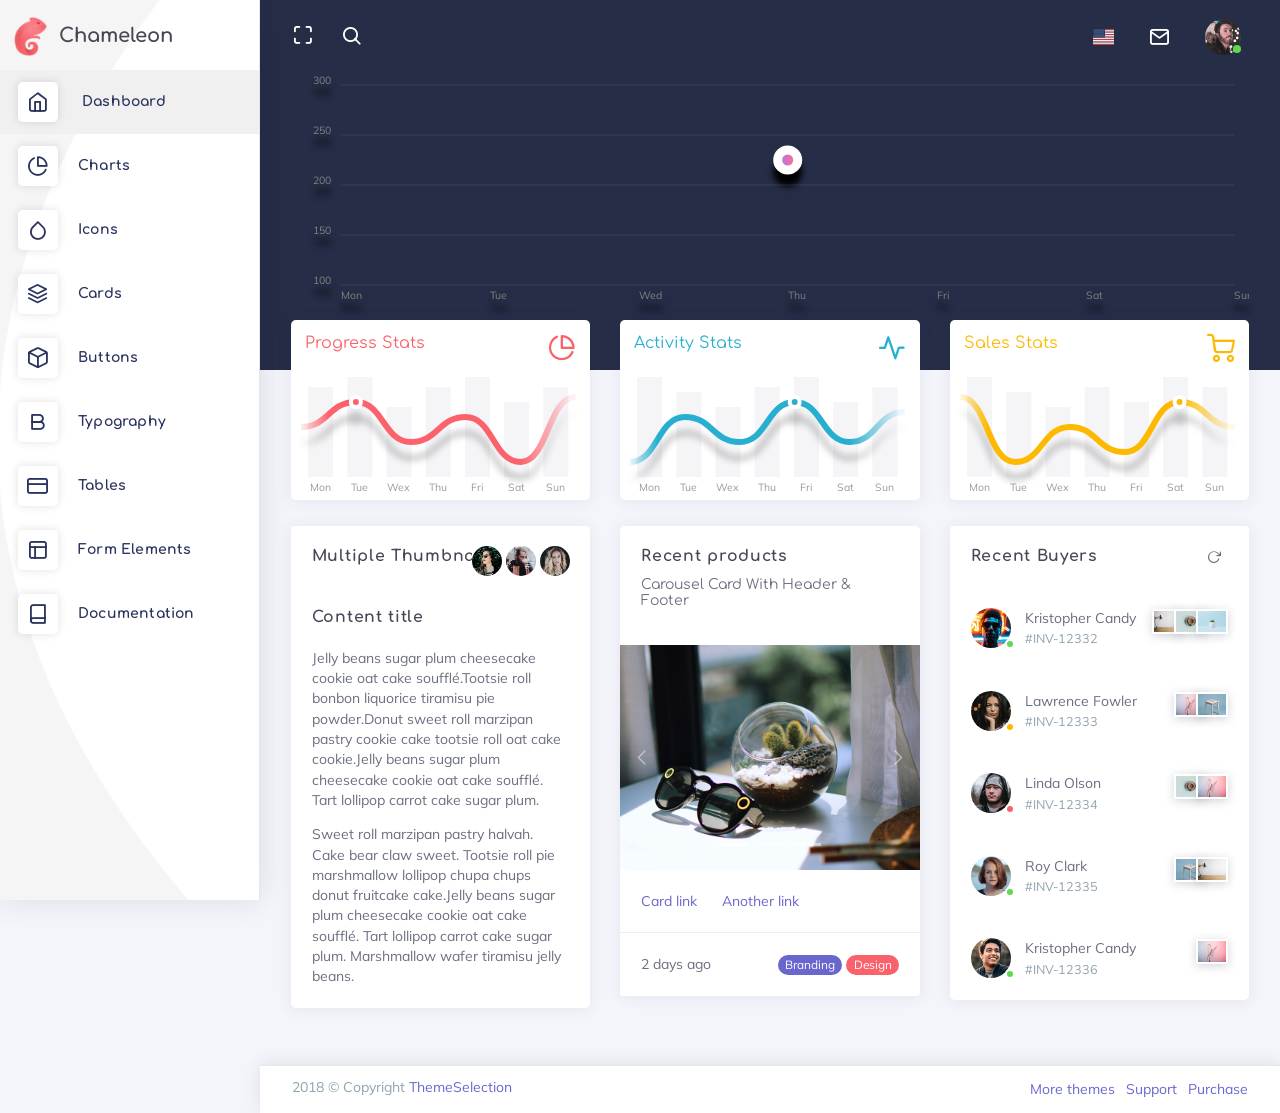
<file: assets/index.html>
<!DOCTYPE html>
<html class="loading" lang="en" data-textdirection="ltr">
  <head>
    <meta http-equiv="Content-Type" content="text/html; charset=UTF-8">
    <meta http-equiv="X-UA-Compatible" content="IE=edge">
    <meta name="viewport" content="width=device-width, initial-scale=1.0, user-scalable=0, minimal-ui">
    <meta name="description" content="Chameleon Admin is a modern Bootstrap 4 webapp &amp; admin dashboard html template with a large number of components, elegant design, clean and organized code.">
    <meta name="keywords" content="admin template, Chameleon admin template, dashboard template, gradient admin template, responsive admin template, webapp, eCommerce dashboard, analytic dashboard">
    <meta name="author" content="ThemeSelect">
    <title>Dashboard - Chameleon Admin - Modern Bootstrap 4 WebApp & Dashboard HTML Template + UI Kit</title>
    <link rel="apple-touch-icon" href="theme-assets/images/ico/apple-icon-120.png">
    <link rel="shortcut icon" type="image/x-icon" href="theme-assets/images/ico/favicon.ico">
    <link href="https://fonts.googleapis.com/css?family=Muli:300,300i,400,400i,600,600i,700,700i%7CComfortaa:300,400,700" rel="stylesheet">
    <link href="https://maxcdn.icons8.com/fonts/line-awesome/1.1/css/line-awesome.min.css" rel="stylesheet">
    <!-- BEGIN VENDOR CSS-->
    <link rel="stylesheet" type="text/css" href="theme-assets/css/vendors.css">
    <link rel="stylesheet" type="text/css" href="theme-assets/vendors/css/charts/chartist.css">
    <!-- END VENDOR CSS-->
    <!-- BEGIN CHAMELEON  CSS-->
    <link rel="stylesheet" type="text/css" href="theme-assets/css/app-lite.css">
    <!-- END CHAMELEON  CSS-->
    <!-- BEGIN Page Level CSS-->
    <link rel="stylesheet" type="text/css" href="theme-assets/css/core/menu/menu-types/vertical-menu.css">
    <link rel="stylesheet" type="text/css" href="theme-assets/css/core/colors/palette-gradient.css">
    <link rel="stylesheet" type="text/css" href="theme-assets/css/pages/dashboard-ecommerce.css">
    <!-- END Page Level CSS-->
    <!-- BEGIN Custom CSS-->
    <!-- END Custom CSS-->
  </head>
  <body class="vertical-layout vertical-menu 2-columns   menu-expanded fixed-navbar" data-open="click" data-menu="vertical-menu" data-color="bg-chartbg" data-col="2-columns">

    <!-- fixed-top-->
    <nav class="header-navbar navbar-expand-md navbar navbar-with-menu navbar-without-dd-arrow fixed-top navbar-semi-light">
      <div class="navbar-wrapper">
        <div class="navbar-container content">
          <div class="collapse navbar-collapse show" id="navbar-mobile">
            <ul class="nav navbar-nav mr-auto float-left">
              <li class="nav-item d-block d-md-none"><a class="nav-link nav-menu-main menu-toggle hidden-xs" href="#"><i class="ft-menu"></i></a></li>
              <li class="nav-item d-none d-md-block"><a class="nav-link nav-link-expand" href="#"><i class="ficon ft-maximize"></i></a></li>
              <li class="nav-item dropdown navbar-search"><a class="nav-link dropdown-toggle hide" data-toggle="dropdown" href="#"><i class="ficon ft-search"></i></a>
                <ul class="dropdown-menu">
                  <li class="arrow_box">
                    <form>
                      <div class="input-group search-box">
                        <div class="position-relative has-icon-right full-width">
                          <input class="form-control" id="search" type="text" placeholder="Search here...">
                          <div class="form-control-position navbar-search-close"><i class="ft-x">   </i></div>
                        </div>
                      </div>
                    </form>
                  </li>
                </ul>
              </li>
            </ul>
            <ul class="nav navbar-nav float-right">
              <li class="dropdown dropdown-language nav-item"><a class="dropdown-toggle nav-link" id="dropdown-flag" href="#" data-toggle="dropdown" aria-haspopup="true" aria-expanded="false"><i class="flag-icon flag-icon-us"></i><span class="selected-language"></span></a>
                <div class="dropdown-menu" aria-labelledby="dropdown-flag">
                  <div class="arrow_box"><a class="dropdown-item" href="#"><i class="flag-icon flag-icon-us"></i> English</a><a class="dropdown-item" href="#"><i class="flag-icon flag-icon-cn"></i> Chinese</a><a class="dropdown-item" href="#"><i class="flag-icon flag-icon-ru"></i> Russian</a><a class="dropdown-item" href="#"><i class="flag-icon flag-icon-fr"></i> French</a><a class="dropdown-item" href="#"><i class="flag-icon flag-icon-es"></i> Spanish</a></div>
                </div>
              </li>
            </ul>
            <ul class="nav navbar-nav float-right">
              <li class="dropdown dropdown-notification nav-item"><a class="nav-link nav-link-label" href="#" data-toggle="dropdown"><i class="ficon ft-mail">             </i></a>
                <div class="dropdown-menu dropdown-menu-right">
                  <div class="arrow_box_right"><a class="dropdown-item" href="#"><i class="ft-book"></i> Read Mail</a><a class="dropdown-item" href="#"><i class="ft-bookmark"></i> Read Later</a><a class="dropdown-item" href="#"><i class="ft-check-square"></i> Mark all Read       </a></div>
                </div>
              </li>
              <li class="dropdown dropdown-user nav-item"><a class="dropdown-toggle nav-link dropdown-user-link" href="#" data-toggle="dropdown">             <span class="avatar avatar-online"><img src="theme-assets/images/portrait/small/avatar-s-19.png" alt="avatar"><i></i></span></a>
                <div class="dropdown-menu dropdown-menu-right">
                  <div class="arrow_box_right"><a class="dropdown-item" href="#"><span class="avatar avatar-online"><img src="theme-assets/images/portrait/small/avatar-s-19.png" alt="avatar"><span class="user-name text-bold-700 ml-1">John Doe</span></span></a>
                    <div class="dropdown-divider"></div><a class="dropdown-item" href="#"><i class="ft-user"></i> Edit Profile</a><a class="dropdown-item" href="#"><i class="ft-mail"></i> My Inbox</a><a class="dropdown-item" href="#"><i class="ft-check-square"></i> Task</a><a class="dropdown-item" href="#"><i class="ft-message-square"></i> Chats</a>
                    <div class="dropdown-divider"></div><a class="dropdown-item" href="#"><i class="ft-power"></i> Logout</a>
                  </div>
                </div>
              </li>
            </ul>
          </div>
        </div>
      </div>
    </nav>

    <!-- ////////////////////////////////////////////////////////////////////////////-->


    <div class="main-menu menu-fixed menu-light menu-accordion    menu-shadow " data-scroll-to-active="true" data-img="theme-assets/images/backgrounds/02.jpg">
      <div class="navbar-header">
        <ul class="nav navbar-nav flex-row">
          <li class="nav-item mr-auto"><a class="navbar-brand" href="index.html"><img class="brand-logo" alt="Chameleon admin logo" src="theme-assets/images/logo/logo.png"/>
              <h3 class="brand-text">Chameleon</h3></a></li>
          <li class="nav-item d-md-none"><a class="nav-link close-navbar"><i class="ft-x"></i></a></li>
        </ul>
      </div>
      <div class="main-menu-content">
        <ul class="navigation navigation-main" id="main-menu-navigation" data-menu="menu-navigation">
          <li class="active"><a href="index.html"><i class="ft-home"></i><span class="menu-title" data-i18n="">Dashboard</span></a>
          </li>
          <li class=" nav-item"><a href="charts.html"><i class="ft-pie-chart"></i><span class="menu-title" data-i18n="">Charts</span></a>
          </li>
          <li class=" nav-item"><a href="icons.html"><i class="ft-droplet"></i><span class="menu-title" data-i18n="">Icons</span></a>
          </li>
          <li class=" nav-item"><a href="cards.html"><i class="ft-layers"></i><span class="menu-title" data-i18n="">Cards</span></a>
          </li>
          <li class=" nav-item"><a href="buttons.html"><i class="ft-box"></i><span class="menu-title" data-i18n="">Buttons</span></a>
          </li>
          <li class=" nav-item"><a href="typography.html"><i class="ft-bold"></i><span class="menu-title" data-i18n="">Typography</span></a>
          </li>
          <li class=" nav-item"><a href="tables.html"><i class="ft-credit-card"></i><span class="menu-title" data-i18n="">Tables</span></a>
          </li>
          <li class=" nav-item"><a href="form-elements.html"><i class="ft-layout"></i><span class="menu-title" data-i18n="">Form Elements</span></a>
          </li>
          <li class=" nav-item"><a href="https://themeselection.com/demo/chameleon-admin-template/documentation"><i class="ft-book"></i><span class="menu-title" data-i18n="">Documentation</span></a>
          </li>
        </ul>
      </div>
      <div class="navigation-background"></div>
    </div>

    <div class="app-content content">
      <div class="content-wrapper">
        <div class="content-wrapper-before"></div>
        <div class="content-header row">
        </div>
        <div class="content-body"><!-- Chart -->
<div class="row match-height">
    <div class="col-12">
        <div class="">
            <div id="gradient-line-chart1" class="height-250 GradientlineShadow1"></div>
        </div>
    </div>
</div>
<!-- Chart -->
<!-- eCommerce statistic -->
<div class="row">
    <div class="col-xl-4 col-lg-6 col-md-12">
        <div class="card pull-up ecom-card-1 bg-white">
            <div class="card-content ecom-card2 height-180">
                <h5 class="text-muted danger position-absolute p-1">Progress Stats</h5>
                <div>
                    <i class="ft-pie-chart danger font-large-1 float-right p-1"></i>
                </div>
                <div class="progress-stats-container ct-golden-section height-75 position-relative pt-3  ">
                    <div id="progress-stats-bar-chart"></div>
                    <div id="progress-stats-line-chart" class="progress-stats-shadow"></div>
                </div>
            </div>
        </div>
    </div>
    <div class="col-xl-4 col-lg-6 col-md-12">
        <div class="card pull-up ecom-card-1 bg-white">
            <div class="card-content ecom-card2 height-180">
                <h5 class="text-muted info position-absolute p-1">Activity Stats</h5>
                <div>
                    <i class="ft-activity info font-large-1 float-right p-1"></i>
                </div>
                <div class="progress-stats-container ct-golden-section height-75 position-relative pt-3">
                    <div id="progress-stats-bar-chart1"></div>
                    <div id="progress-stats-line-chart1" class="progress-stats-shadow"></div>
                </div>
            </div>
        </div>
    </div>
    <div class="col-xl-4 col-lg-12">
        <div class="card pull-up ecom-card-1 bg-white">
            <div class="card-content ecom-card2 height-180">
                <h5 class="text-muted warning position-absolute p-1">Sales Stats</h5>
                <div>
                    <i class="ft-shopping-cart warning font-large-1 float-right p-1"></i>
                </div>
                <div class="progress-stats-container ct-golden-section height-75 position-relative pt-3">
                    <div id="progress-stats-bar-chart2"></div>
                    <div id="progress-stats-line-chart2" class="progress-stats-shadow"></div>
                </div>
            </div>
        </div>
    </div>
</div>
<!--/ eCommerce statistic -->

<!-- Statistics -->
<div class="row match-height">
    <div class="col-xl-4 col-lg-12">
            <div class="card">
                <div class="card-header">
                    <h4 class="card-title" id="heading-multiple-thumbnails">Multiple Thumbnail</h4>
                    <a class="heading-elements-toggle">
                        <i class="la la-ellipsis-v font-medium-3"></i>
                    </a>
                    <div class="heading-elements">
                        <span class="avatar">
                            <img src="theme-assets/images/portrait/small/avatar-s-2.png" alt="avatar">
                        </span>
                        <span class="avatar">
                            <img src="theme-assets/images/portrait/small/avatar-s-3.png" alt="avatar">
                        </span>
                        <span class="avatar">
                            <img src="theme-assets/images/portrait/small/avatar-s-4.png" alt="avatar">
                        </span>
                    </div>
                </div>
                <div class="card-content">
                    <div class="card-body">
                        <h4 class="card-title">Content title</h4>
                        <p class="card-text">Jelly beans sugar plum cheesecake cookie oat cake soufflé.Tootsie roll bonbon liquorice tiramisu pie powder.Donut sweet
                            roll marzipan pastry cookie cake tootsie roll oat cake cookie.Jelly beans sugar plum cheesecake cookie oat cake soufflé. Tart lollipop carrot cake sugar plum. </p>
                        <p class="card-text">Sweet roll marzipan pastry halvah. Cake bear claw sweet. Tootsie roll pie marshmallow lollipop chupa chups donut fruitcake
                            cake.Jelly beans sugar plum cheesecake cookie oat cake soufflé. Tart lollipop carrot cake sugar plum. Marshmallow
                            wafer tiramisu jelly beans.</p>
                    </div>
                </div>
            </div>
    </div>
    <div class="col-xl-4 col-lg-12">
        <div class="card">
            <div class="card-content">
                <div class="card-body">
                    <h4 class="card-title">Recent products</h4>
                    <h6 class="card-subtitle text-muted">Carousel Card With Header & Footer</h6>
                </div>
                <div id="carousel-area" class="carousel slide" data-ride="carousel">
                    <ol class="carousel-indicators">
                        <li data-target="#carousel-area" data-slide-to="0" class="active"></li>
                        <li data-target="#carousel-area" data-slide-to="1"></li>
                        <li data-target="#carousel-area" data-slide-to="2"></li>
                    </ol>
                    <div class="carousel-inner" role="listbox">
                        <div class="carousel-item active">
                            <img src="theme-assets/images/carousel/08.jpg" class="d-block w-100" alt="First slide">
                        </div>
                        <div class="carousel-item">
                            <img src="theme-assets/images/carousel/03.jpg" class="d-block w-100" alt="Second slide">
                        </div>
                        <div class="carousel-item">
                            <img src="theme-assets/images/carousel/01.jpg" class="d-block w-100" alt="Third slide">
                        </div>
                    </div>
                    <a class="carousel-control-prev" href="#carousel-area" role="button" data-slide="prev">
                            <span class="la la-angle-left" aria-hidden="true"></span>
                            <span class="sr-only">Previous</span>
                        </a>
                    <a class="carousel-control-next" href="#carousel-area" role="button" data-slide="next">
                            <span class="la la-angle-right icon-next" aria-hidden="true"></span>
                            <span class="sr-only">Next</span>
                        </a>
                </div>
                <div class="card-body">
                    <a href="#" class="card-link">Card link</a>
                    <a href="#" class="card-link">Another link</a>
                </div>
            </div>
            <div class="card-footer border-top-blue-grey border-top-lighten-5 text-muted">
                <span class="float-left">2 days ago</span>
                <span class="tags float-right">
                    <span class="badge badge-pill badge-primary">Branding</span>
                    <span class="badge badge-pill badge-danger">Design</span>
                </span>
            </div>
        </div>
    </div>
    <div class="col-xl-4 col-lg-12">
        <div class="card">
            <div class="card-header">
                <h4 class="card-title">Recent Buyers</h4>
                <a class="heading-elements-toggle">
                    <i class="fa fa-ellipsis-v font-medium-3"></i>
                </a>
                <div class="heading-elements">
                    <ul class="list-inline mb-0">
                        <li>
                            <a data-action="reload">
                                <i class="ft-rotate-cw"></i>
                            </a>
                        </li>
                    </ul>
                </div>
            </div>
            <div class="card-content">
                <div id="recent-buyers" class="media-list">
                    <a href="#" class="media border-0">
                        <div class="media-left pr-1">
                            <span class="avatar avatar-md avatar-online">
                                <img class="media-object rounded-circle" src="theme-assets/images/portrait/small/avatar-s-7.png" alt="Generic placeholder image">
                                <i></i>
                            </span>
                        </div>
                        <div class="media-body w-100">
                            <span class="list-group-item-heading">Kristopher Candy

                            </span>
                            <ul class="list-unstyled users-list m-0 float-right">
                                <li data-toggle="tooltip" data-popup="tooltip-custom" data-original-title="Product 1" class="avatar avatar-sm pull-up">
                                    <img class="media-object rounded-circle no-border-top-radius no-border-bottom-radius" src="theme-assets/images/portfolio/portfolio-1.jpg"
                                        alt="Avatar">
                                </li>
                                <li data-toggle="tooltip" data-popup="tooltip-custom" data-original-title="Product 2" class="avatar avatar-sm pull-up">
                                    <img class="media-object rounded-circle no-border-top-radius no-border-bottom-radius" src="theme-assets/images/portfolio/portfolio-2.jpg"
                                        alt="Avatar">
                                </li>
                                <li data-toggle="tooltip" data-popup="tooltip-custom" data-original-title="Product 3" class="avatar avatar-sm pull-up">
                                    <img class="media-object rounded-circle no-border-top-radius no-border-bottom-radius" src="theme-assets/images/portfolio/portfolio-4.jpg"
                                        alt="Avatar">
                                </li>
                            </ul>
                            <p class="list-group-item-text mb-0">
                                <span class="blue-grey lighten-2 font-small-3"> #INV-12332 </span>
                            </p>
                        </div>
                    </a>
                    <a href="#" class="media border-0">
                        <div class="media-left pr-1">
                            <span class="avatar avatar-md avatar-away">
                                <img class="media-object rounded-circle" src="theme-assets/images/portrait/small/avatar-s-8.png" alt="Generic placeholder image">
                                <i></i>
                            </span>
                        </div>
                        <div class="media-body w-100">
                            <span class="list-group-item-heading">Lawrence Fowler

                            </span>
                            <ul class="list-unstyled users-list m-0 float-right">
                                <li data-toggle="tooltip" data-popup="tooltip-custom" data-original-title="Product 1" class="avatar avatar-sm pull-up">
                                    <img class="media-object rounded-circle no-border-top-radius no-border-bottom-radius" src="theme-assets/images/portfolio/portfolio-5.jpg"
                                        alt="Avatar">
                                </li>
                                <li data-toggle="tooltip" data-popup="tooltip-custom" data-original-title="Product 2" class="avatar avatar-sm pull-up">
                                    <img class="media-object rounded-circle no-border-top-radius no-border-bottom-radius" src="theme-assets/images/portfolio/portfolio-6.jpg"
                                        alt="Avatar">
                                </li>
                            </ul>
                            <p class="list-group-item-text mb-0">
                                <span class="blue-grey lighten-2 font-small-3"> #INV-12333 </span>
                            </p>
                        </div>
                    </a>
                    <a href="#" class="media border-0">
                        <div class="media-left pr-1">
                            <span class="avatar avatar-md avatar-busy">
                                <img class="media-object rounded-circle" src="theme-assets/images/portrait/small/avatar-s-9.png" alt="Generic placeholder image">
                                <i></i>
                            </span>
                        </div>
                        <div class="media-body w-100">
                            <span class="list-group-item-heading">Linda Olson

                            </span>
                            <ul class="list-unstyled users-list m-0 float-right">
                                <li data-toggle="tooltip" data-popup="tooltip-custom" data-original-title="Product 1" class="avatar avatar-sm pull-up">
                                    <img class="media-object rounded-circle no-border-top-radius no-border-bottom-radius" src="theme-assets/images/portfolio/portfolio-2.jpg"
                                        alt="Avatar">
                                </li>
                                <li data-toggle="tooltip" data-popup="tooltip-custom" data-original-title="Product 2" class="avatar avatar-sm pull-up">
                                    <img class="media-object rounded-circle no-border-top-radius no-border-bottom-radius" src="theme-assets/images/portfolio/portfolio-5.jpg"
                                        alt="Avatar">
                                </li>
                            </ul>
                            <p class="list-group-item-text mb-0">
                                <span class="blue-grey lighten-2 font-small-3"> #INV-12334 </span>
                            </p>
                        </div>
                    </a>
                    <a href="#" class="media border-0">
                        <div class="media-left pr-1">
                            <span class="avatar avatar-md avatar-online">
                                <img class="media-object rounded-circle" src="theme-assets/images/portrait/small/avatar-s-10.png" alt="Generic placeholder image">
                                <i></i>
                            </span>
                        </div>
                        <div class="media-body w-100">
                            <span class="list-group-item-heading">Roy Clark

                            </span>
                            <ul class="list-unstyled users-list m-0 float-right">
                                <li data-toggle="tooltip" data-popup="tooltip-custom" data-original-title="Product 1" class="avatar avatar-sm pull-up">
                                    <img class="media-object rounded-circle no-border-top-radius no-border-bottom-radius" src="theme-assets/images/portfolio/portfolio-6.jpg"
                                        alt="Avatar">
                                </li>
                                <li data-toggle="tooltip" data-popup="tooltip-custom" data-original-title="Product 2" class="avatar avatar-sm pull-up">
                                    <img class="media-object rounded-circle no-border-top-radius no-border-bottom-radius" src="theme-assets/images/portfolio/portfolio-1.jpg"
                                        alt="Avatar">
                                </li>
                            </ul>
                            <p class="list-group-item-text mb-0">
                                <span class="blue-grey lighten-2 font-small-3"> #INV-12335 </span>
                            </p>
                        </div>
                    </a>
                    <a href="#" class="media border-0">
                        <div class="media-left pr-1">
                            <span class="avatar avatar-md avatar-online">
                                <img class="media-object rounded-circle" src="theme-assets/images/portrait/small/avatar-s-11.png" alt="Generic placeholder image">
                                <i></i>
                            </span>
                        </div>
                        <div class="media-body w-100">
                            <span class="list-group-item-heading">Kristopher Candy

                            </span>
                            <ul class="list-unstyled users-list m-0 float-right">
                                <li data-toggle="tooltip" data-popup="tooltip-custom" data-original-title="Product 1" class="avatar avatar-sm pull-up">
                                    <img class="media-object rounded-circle no-border-top-radius no-border-bottom-radius" src="theme-assets/images/portfolio/portfolio-5.jpg"
                                        alt="Avatar">
                                </li>
                            </ul>
                            <p class="list-group-item-text mb-0">
                                <span class="blue-grey lighten-2 font-small-3"> #INV-12336 </span>
                            </p>
                        </div>
                    </a>
                </div>
            </div>
        </div>
    </div>
</div>
<!--/ Statistics -->
        </div>
      </div>
    </div>
    <!-- ////////////////////////////////////////////////////////////////////////////-->


    <footer class="footer footer-static footer-light navbar-border navbar-shadow">
      <div class="clearfix blue-grey lighten-2 text-sm-center mb-0 px-2"><span class="float-md-left d-block d-md-inline-block">2018  &copy; Copyright <a class="text-bold-800 grey darken-2" href="https://themeselection.com" target="_blank">ThemeSelection</a></span>
        <ul class="list-inline float-md-right d-block d-md-inline-blockd-none d-lg-block mb-0">
          <li class="list-inline-item"><a class="my-1" href="https://themeselection.com/" target="_blank"> More themes</a></li>
          <li class="list-inline-item"><a class="my-1" href="https://themeselection.com/support" target="_blank"> Support</a></li>
          <li class="list-inline-item"><a class="my-1" href="https://themeselection.com/products/chameleon-admin-modern-bootstrap-webapp-dashboard-html-template-ui-kit/" target="_blank"> Purchase</a></li>
        </ul>
      </div>
    </footer>

    <!-- BEGIN VENDOR JS-->
    <script src="theme-assets/vendors/js/vendors.min.js" type="text/javascript"></script>
    <!-- BEGIN VENDOR JS-->
    <!-- BEGIN PAGE VENDOR JS-->
    <script src="theme-assets/vendors/js/charts/chartist.min.js" type="text/javascript"></script>
    <!-- END PAGE VENDOR JS-->
    <!-- BEGIN CHAMELEON  JS-->
    <script src="theme-assets/js/core/app-menu-lite.js" type="text/javascript"></script>
    <script src="theme-assets/js/core/app-lite.js" type="text/javascript"></script>
    <!-- END CHAMELEON  JS-->
    <!-- BEGIN PAGE LEVEL JS-->
    <script src="theme-assets/js/scripts/pages/dashboard-lite.js" type="text/javascript"></script>
    <!-- END PAGE LEVEL JS-->
  </body>
</html>
</file>
<file: assets/theme-assets/vendors/css/charts/chartist.css>
.ct-label {
  fill: rgba(0, 0, 0, 0.4);
  color: rgba(0, 0, 0, 0.4);
  font-size: 0.75rem;
  line-height: 1; }

.ct-chart-line .ct-label, .ct-chart-bar .ct-label {
  display: block;
  display: -webkit-box;
  display: -moz-box;
  display: -ms-flexbox;
  display: -webkit-flex;
  display: flex; }

.ct-label.ct-horizontal.ct-start {
  -webkit-box-align: flex-end;
  -webkit-align-items: flex-end;
  -ms-flex-align: flex-end;
  align-items: flex-end;
  -webkit-box-pack: flex-start;
  -webkit-justify-content: flex-start;
  -ms-flex-pack: flex-start;
  justify-content: flex-start;
  text-align: left;
  text-anchor: start; }

.ct-label.ct-horizontal.ct-end {
  -webkit-box-align: flex-start;
  -webkit-align-items: flex-start;
  -ms-flex-align: flex-start;
  align-items: flex-start;
  -webkit-box-pack: flex-start;
  -webkit-justify-content: flex-start;
  -ms-flex-pack: flex-start;
  justify-content: flex-start;
  text-align: left;
  text-anchor: start; }

.ct-label.ct-vertical.ct-start {
  -webkit-box-align: flex-end;
  -webkit-align-items: flex-end;
  -ms-flex-align: flex-end;
  align-items: flex-end;
  -webkit-box-pack: flex-end;
  -webkit-justify-content: flex-end;
  -ms-flex-pack: flex-end;
  justify-content: flex-end;
  text-align: right;
  text-anchor: end; }

.ct-label.ct-vertical.ct-end {
  -webkit-box-align: flex-end;
  -webkit-align-items: flex-end;
  -ms-flex-align: flex-end;
  align-items: flex-end;
  -webkit-box-pack: flex-start;
  -webkit-justify-content: flex-start;
  -ms-flex-pack: flex-start;
  justify-content: flex-start;
  text-align: left;
  text-anchor: start; }

.ct-chart-bar .ct-label.ct-horizontal.ct-start {
  -webkit-box-align: flex-end;
  -webkit-align-items: flex-end;
  -ms-flex-align: flex-end;
  align-items: flex-end;
  -webkit-box-pack: center;
  -webkit-justify-content: center;
  -ms-flex-pack: center;
  justify-content: center;
  text-align: center;
  text-anchor: start; }

.ct-chart-bar .ct-label.ct-horizontal.ct-end {
  -webkit-box-align: flex-start;
  -webkit-align-items: flex-start;
  -ms-flex-align: flex-start;
  align-items: flex-start;
  -webkit-box-pack: center;
  -webkit-justify-content: center;
  -ms-flex-pack: center;
  justify-content: center;
  text-align: center;
  text-anchor: start; }

.ct-chart-bar.ct-horizontal-bars .ct-label.ct-horizontal.ct-start {
  -webkit-box-align: flex-end;
  -webkit-align-items: flex-end;
  -ms-flex-align: flex-end;
  align-items: flex-end;
  -webkit-box-pack: flex-start;
  -webkit-justify-content: flex-start;
  -ms-flex-pack: flex-start;
  justify-content: flex-start;
  text-align: left;
  text-anchor: start; }

.ct-chart-bar.ct-horizontal-bars .ct-label.ct-horizontal.ct-end {
  -webkit-box-align: flex-start;
  -webkit-align-items: flex-start;
  -ms-flex-align: flex-start;
  align-items: flex-start;
  -webkit-box-pack: flex-start;
  -webkit-justify-content: flex-start;
  -ms-flex-pack: flex-start;
  justify-content: flex-start;
  text-align: left;
  text-anchor: start; }

.ct-chart-bar.ct-horizontal-bars .ct-label.ct-vertical.ct-start {
  -webkit-box-align: center;
  -webkit-align-items: center;
  -ms-flex-align: center;
  align-items: center;
  -webkit-box-pack: flex-end;
  -webkit-justify-content: flex-end;
  -ms-flex-pack: flex-end;
  justify-content: flex-end;
  text-align: right;
  text-anchor: end; }

.ct-chart-bar.ct-horizontal-bars .ct-label.ct-vertical.ct-end {
  -webkit-box-align: center;
  -webkit-align-items: center;
  -ms-flex-align: center;
  align-items: center;
  -webkit-box-pack: flex-start;
  -webkit-justify-content: flex-start;
  -ms-flex-pack: flex-start;
  justify-content: flex-start;
  text-align: left;
  text-anchor: end; }

.ct-grid {
  stroke: rgba(0, 0, 0, 0.2);
  stroke-width: 1px;
  stroke-dasharray: 2px; }

.ct-point {
  stroke-width: 10px;
  stroke-linecap: round; }

.ct-line {
  fill: none;
  stroke-width: 4px; }

.ct-area {
  stroke: none;
  fill-opacity: 0.1; }

.ct-bar {
  fill: none;
  stroke-width: 10px; }

.ct-slice-donut {
  fill: none;
  stroke-width: 60px; }

.ct-series-a .ct-point, .ct-series-a .ct-line, .ct-series-a .ct-bar, .ct-series-a .ct-slice-donut {
  stroke: #00A5A8; }
.ct-series-a .ct-slice-pie, .ct-series-a .ct-area {
  fill: #00A5A8; }

.ct-series-b .ct-point, .ct-series-b .ct-line, .ct-series-b .ct-bar, .ct-series-b .ct-slice-donut {
  stroke: #FF7D4D; }
.ct-series-b .ct-slice-pie, .ct-series-b .ct-area {
  fill: #FF7D4D; }

.ct-series-c .ct-point, .ct-series-c .ct-line, .ct-series-c .ct-bar, .ct-series-c .ct-slice-donut {
  stroke: #F25E75; }
.ct-series-c .ct-slice-pie, .ct-series-c .ct-area {
  fill: #F25E75; }

.ct-series-d .ct-point, .ct-series-d .ct-line, .ct-series-d .ct-bar, .ct-series-d .ct-slice-donut {
  stroke: #5175E0; }
.ct-series-d .ct-slice-pie, .ct-series-d .ct-area {
  fill: #5175E0; }

.ct-series-e .ct-point, .ct-series-e .ct-line, .ct-series-e .ct-bar, .ct-series-e .ct-slice-donut {
  stroke: #2A363B; }
.ct-series-e .ct-slice-pie, .ct-series-e .ct-area {
  fill: #2A363B; }

.ct-series-f .ct-point, .ct-series-f .ct-line, .ct-series-f .ct-bar, .ct-series-f .ct-slice-donut {
  stroke: #6C5B7B; }
.ct-series-f .ct-slice-pie, .ct-series-f .ct-area {
  fill: #6C5B7B; }

.ct-series-g .ct-point, .ct-series-g .ct-line, .ct-series-g .ct-bar, .ct-series-g .ct-slice-donut {
  stroke: #C06C84; }
.ct-series-g .ct-slice-pie, .ct-series-g .ct-area {
  fill: #C06C84; }

.ct-series-h .ct-point, .ct-series-h .ct-line, .ct-series-h .ct-bar, .ct-series-h .ct-slice-donut {
  stroke: #6b0392; }
.ct-series-h .ct-slice-pie, .ct-series-h .ct-area {
  fill: #6b0392; }

.ct-series-i .ct-point, .ct-series-i .ct-line, .ct-series-i .ct-bar, .ct-series-i .ct-slice-donut {
  stroke: #f05b4f; }
.ct-series-i .ct-slice-pie, .ct-series-i .ct-area {
  fill: #f05b4f; }

.ct-series-j .ct-point, .ct-series-j .ct-line, .ct-series-j .ct-bar, .ct-series-j .ct-slice-donut {
  stroke: #dda458; }
.ct-series-j .ct-slice-pie, .ct-series-j .ct-area {
  fill: #dda458; }

.ct-series-k .ct-point, .ct-series-k .ct-line, .ct-series-k .ct-bar, .ct-series-k .ct-slice-donut {
  stroke: #eacf7d; }
.ct-series-k .ct-slice-pie, .ct-series-k .ct-area {
  fill: #eacf7d; }

.ct-series-l .ct-point, .ct-series-l .ct-line, .ct-series-l .ct-bar, .ct-series-l .ct-slice-donut {
  stroke: #86797d; }
.ct-series-l .ct-slice-pie, .ct-series-l .ct-area {
  fill: #86797d; }

.ct-series-m .ct-point, .ct-series-m .ct-line, .ct-series-m .ct-bar, .ct-series-m .ct-slice-donut {
  stroke: #b2c326; }
.ct-series-m .ct-slice-pie, .ct-series-m .ct-area {
  fill: #b2c326; }

.ct-series-n .ct-point, .ct-series-n .ct-line, .ct-series-n .ct-bar, .ct-series-n .ct-slice-donut {
  stroke: #6188e2; }
.ct-series-n .ct-slice-pie, .ct-series-n .ct-area {
  fill: #6188e2; }

.ct-series-o .ct-point, .ct-series-o .ct-line, .ct-series-o .ct-bar, .ct-series-o .ct-slice-donut {
  stroke: #a748ca; }
.ct-series-o .ct-slice-pie, .ct-series-o .ct-area {
  fill: #a748ca; }

.ct-square {
  display: block;
  position: relative;
  width: 100%; }
  .ct-square:before {
    display: block;
    float: left;
    content: "";
    width: 0;
    height: 0;
    padding-bottom: 100%; }
  .ct-square:after {
    content: "";
    display: table;
    clear: both; }
  .ct-square > svg {
    display: block;
    position: absolute;
    top: 0;
    left: 0; }

.ct-minor-second {
  display: block;
  position: relative;
  width: 100%; }
  .ct-minor-second:before {
    display: block;
    float: left;
    content: "";
    width: 0;
    height: 0;
    padding-bottom: 93.75%; }
  .ct-minor-second:after {
    content: "";
    display: table;
    clear: both; }
  .ct-minor-second > svg {
    display: block;
    position: absolute;
    top: 0;
    left: 0; }

.ct-major-second {
  display: block;
  position: relative;
  width: 100%; }
  .ct-major-second:before {
    display: block;
    float: left;
    content: "";
    width: 0;
    height: 0;
    padding-bottom: 88.8888888889%; }
  .ct-major-second:after {
    content: "";
    display: table;
    clear: both; }
  .ct-major-second > svg {
    display: block;
    position: absolute;
    top: 0;
    left: 0; }

.ct-minor-third {
  display: block;
  position: relative;
  width: 100%; }
  .ct-minor-third:before {
    display: block;
    float: left;
    content: "";
    width: 0;
    height: 0;
    padding-bottom: 83.3333333333%; }
  .ct-minor-third:after {
    content: "";
    display: table;
    clear: both; }
  .ct-minor-third > svg {
    display: block;
    position: absolute;
    top: 0;
    left: 0; }

.ct-major-third {
  display: block;
  position: relative;
  width: 100%; }
  .ct-major-third:before {
    display: block;
    float: left;
    content: "";
    width: 0;
    height: 0;
    padding-bottom: 80%; }
  .ct-major-third:after {
    content: "";
    display: table;
    clear: both; }
  .ct-major-third > svg {
    display: block;
    position: absolute;
    top: 0;
    left: 0; }

.ct-perfect-fourth {
  display: block;
  position: relative;
  width: 100%; }
  .ct-perfect-fourth:before {
    display: block;
    float: left;
    content: "";
    width: 0;
    height: 0;
    padding-bottom: 75%; }
  .ct-perfect-fourth:after {
    content: "";
    display: table;
    clear: both; }
  .ct-perfect-fourth > svg {
    display: block;
    position: absolute;
    top: 0;
    left: 0; }

.ct-perfect-fifth {
  display: block;
  position: relative;
  width: 100%; }
  .ct-perfect-fifth:before {
    display: block;
    float: left;
    content: "";
    width: 0;
    height: 0;
    padding-bottom: 66.6666666667%; }
  .ct-perfect-fifth:after {
    content: "";
    display: table;
    clear: both; }
  .ct-perfect-fifth > svg {
    display: block;
    position: absolute;
    top: 0;
    left: 0; }

.ct-minor-sixth {
  display: block;
  position: relative;
  width: 100%; }
  .ct-minor-sixth:before {
    display: block;
    float: left;
    content: "";
    width: 0;
    height: 0;
    padding-bottom: 62.5%; }
  .ct-minor-sixth:after {
    content: "";
    display: table;
    clear: both; }
  .ct-minor-sixth > svg {
    display: block;
    position: absolute;
    top: 0;
    left: 0; }

.ct-golden-section {
  display: block;
  position: relative;
  width: 100%; }
  .ct-golden-section:before {
    display: block;
    float: left;
    content: "";
    width: 0;
    height: 0;
    padding-bottom: 61.804697157%; }
  .ct-golden-section:after {
    content: "";
    display: table;
    clear: both; }
  .ct-golden-section > svg {
    display: block;
    position: absolute;
    top: 0;
    left: 0; }

.ct-major-sixth {
  display: block;
  position: relative;
  width: 100%; }
  .ct-major-sixth:before {
    display: block;
    float: left;
    content: "";
    width: 0;
    height: 0;
    padding-bottom: 60%; }
  .ct-major-sixth:after {
    content: "";
    display: table;
    clear: both; }
  .ct-major-sixth > svg {
    display: block;
    position: absolute;
    top: 0;
    left: 0; }

.ct-minor-seventh {
  display: block;
  position: relative;
  width: 100%; }
  .ct-minor-seventh:before {
    display: block;
    float: left;
    content: "";
    width: 0;
    height: 0;
    padding-bottom: 56.25%; }
  .ct-minor-seventh:after {
    content: "";
    display: table;
    clear: both; }
  .ct-minor-seventh > svg {
    display: block;
    position: absolute;
    top: 0;
    left: 0; }

.ct-major-seventh {
  display: block;
  position: relative;
  width: 100%; }
  .ct-major-seventh:before {
    display: block;
    float: left;
    content: "";
    width: 0;
    height: 0;
    padding-bottom: 53.3333333333%; }
  .ct-major-seventh:after {
    content: "";
    display: table;
    clear: both; }
  .ct-major-seventh > svg {
    display: block;
    position: absolute;
    top: 0;
    left: 0; }

.ct-octave {
  display: block;
  position: relative;
  width: 100%; }
  .ct-octave:before {
    display: block;
    float: left;
    content: "";
    width: 0;
    height: 0;
    padding-bottom: 50%; }
  .ct-octave:after {
    content: "";
    display: table;
    clear: both; }
  .ct-octave > svg {
    display: block;
    position: absolute;
    top: 0;
    left: 0; }

.ct-major-tenth {
  display: block;
  position: relative;
  width: 100%; }
  .ct-major-tenth:before {
    display: block;
    float: left;
    content: "";
    width: 0;
    height: 0;
    padding-bottom: 40%; }
  .ct-major-tenth:after {
    content: "";
    display: table;
    clear: both; }
  .ct-major-tenth > svg {
    display: block;
    position: absolute;
    top: 0;
    left: 0; }

.ct-major-eleventh {
  display: block;
  position: relative;
  width: 100%; }
  .ct-major-eleventh:before {
    display: block;
    float: left;
    content: "";
    width: 0;
    height: 0;
    padding-bottom: 37.5%; }
  .ct-major-eleventh:after {
    content: "";
    display: table;
    clear: both; }
  .ct-major-eleventh > svg {
    display: block;
    position: absolute;
    top: 0;
    left: 0; }

.ct-major-twelfth {
  display: block;
  position: relative;
  width: 100%; }
  .ct-major-twelfth:before {
    display: block;
    float: left;
    content: "";
    width: 0;
    height: 0;
    padding-bottom: 33.3333333333%; }
  .ct-major-twelfth:after {
    content: "";
    display: table;
    clear: both; }
  .ct-major-twelfth > svg {
    display: block;
    position: absolute;
    top: 0;
    left: 0; }

.ct-double-octave {
  display: block;
  position: relative;
  width: 100%; }
  .ct-double-octave:before {
    display: block;
    float: left;
    content: "";
    width: 0;
    height: 0;
    padding-bottom: 25%; }
  .ct-double-octave:after {
    content: "";
    display: table;
    clear: both; }
  .ct-double-octave > svg {
    display: block;
    position: absolute;
    top: 0;
    left: 0; }

/*# sourceMappingURL=chartist.css.map */
</file>
<file: assets/theme-assets/css/core/menu/menu-types/vertical-menu.css>
/*=========================================================================================
    File Name: vertical-menu.scss
    Description: A calssic vertical style menu with expand and collops support. It support
    light & dark version, filpped layout, right side icons, native scroll and borders menu
    item seperation.
    ----------------------------------------------------------------------------------------
    Item Name: Chameleon Admin - Modern Bootstrap 4 WebApp & Dashboard HTML Template + UI Kit
    Version: 1.2
    Author: ThemeSelection
    Author URL: https://themeselection.com/
==========================================================================================*/
@media (min-width: 576px) {
  body.vertical-layout.vertical-menu.menu-flipped .main-menu {
    right: 0; } }

body.vertical-layout.vertical-menu .navbar .navbar-brand {
  white-space: nowrap; }

body.vertical-layout.vertical-menu.menu-expanded .navbar-header {
  width: 260px;
  z-index: 999;
  float: left; }

body.vertical-layout.vertical-menu.menu-expanded .navbar.navbar-brand-center .navbar-header {
  width: auto;
  z-index: 999; }

body.vertical-layout.vertical-menu.menu-expanded .navbar .navbar-container {
  margin-left: 260px; }

body.vertical-layout.vertical-menu.menu-expanded .navbar .navbar-brand .brand-text {
  -webkit-animation: 0.3s cubic-bezier(0.25, 0.8, 0.25, 1) 0s normal forwards 1 fadein;
  -moz-animation: 0.3s cubic-bezier(0.25, 0.8, 0.25, 1) 0s normal forwards 1 fadein;
  -o-animation: 0.3s cubic-bezier(0.25, 0.8, 0.25, 1) 0s normal forwards 1 fadein;
  animation: 0.3s cubic-bezier(0.25, 0.8, 0.25, 1) 0s normal forwards 1 fadein; }

body.vertical-layout.vertical-menu.menu-expanded .main-menu {
  width: 260px;
  -webkit-transition: 300ms ease all;
  -o-transition: 300ms ease all;
  -moz-transition: 300ms ease all;
  transition: 300ms ease all;
  -webkit-backface-visibility: hidden;
  -moz-backface-visibility: hidden;
  backface-visibility: hidden; }
  body.vertical-layout.vertical-menu.menu-expanded .main-menu .navigation .navigation-header .ft-minus {
    display: none; }
  body.vertical-layout.vertical-menu.menu-expanded .main-menu .navigation > li > a > i:before {
    font-size: 1.5rem; }
  body.vertical-layout.vertical-menu.menu-expanded .main-menu .navigation > li > a > span {
    -webkit-transition: -webkit-transform 0.3s ease;
    transition: -webkit-transform 0.3s ease;
    -o-transition: -o-transform 0.3s ease;
    -moz-transition: transform 0.3s ease, -moz-transform 0.3s ease;
    transition: transform 0.3s ease;
    transition: transform 0.3s ease, -webkit-transform 0.3s ease, -moz-transform 0.3s ease, -o-transform 0.3s ease; }
    body.vertical-layout.vertical-menu.menu-expanded .main-menu .navigation > li > a > span.badge {
      position: absolute;
      right: 20px;
      top: 18px; }
  body.vertical-layout.vertical-menu.menu-expanded .main-menu .navigation li.has-sub > a:not(.mm-next):after {
    content: "\f112";
    font-family: 'LineAwesome';
    font-size: 0.85rem;
    display: inline-block;
    position: absolute;
    right: 20px;
    top: 14px;
    -webkit-transform: rotate(0deg);
    -moz-transform: rotate(0deg);
    -ms-transform: rotate(0deg);
    -o-transform: rotate(0deg);
    transform: rotate(0deg);
    transition: -webkit-transform 0.2s ease-in-out; }
  body.vertical-layout.vertical-menu.menu-expanded .main-menu .navigation li.has-sub .has-sub > a:not(.mm-next):after {
    top: 8px; }
  body.vertical-layout.vertical-menu.menu-expanded .main-menu .navigation li.open > a:not(.mm-next):after {
    -webkit-transform: rotate(90deg);
    -moz-transform: rotate(90deg);
    -ms-transform: rotate(90deg);
    -o-transform: rotate(90deg);
    transform: rotate(90deg); }
  body.vertical-layout.vertical-menu.menu-expanded .main-menu .main-menu-footer {
    width: 260px; }
  body.vertical-layout.vertical-menu.menu-expanded .main-menu.menu-light .navigation > li > a > i {
    display: inline-block;
    margin-right: 20px;
    background: #fff;
    width: 40px;
    height: 40px;
    border-radius: 12%;
    line-height: 40px;
    vertical-align: middle;
    text-align: center;
    -webkit-box-shadow: 0px 0px 10px rgba(0, 0, 0, 0.12);
    box-shadow: 0px 0px 10px rgba(0, 0, 0, 0.12); }
  body.vertical-layout.vertical-menu.menu-expanded .main-menu.menu-light .navigation .hover > a > i, body.vertical-layout.vertical-menu.menu-expanded .main-menu.menu-light .navigation:hover > a > i,
  body.vertical-layout.vertical-menu.menu-expanded .main-menu.menu-light .navigation .open > a > i {
    -webkit-box-shadow: 0px 0px 20px rgba(253, 99, 107, 0.3);
    box-shadow: 0px 0px 20px rgba(253, 99, 107, 0.3); }
  body.vertical-layout.vertical-menu.menu-expanded .main-menu.menu-dark .navigation > li > a > i {
    display: inline-block;
    margin-right: 20px;
    background: #2c303b;
    width: 40px;
    height: 40px;
    border-radius: 12%;
    line-height: 40px;
    vertical-align: middle;
    text-align: center;
    -webkit-box-shadow: 0px 0px 10px black;
    box-shadow: 0px 0px 10px black; }
  body.vertical-layout.vertical-menu.menu-expanded .main-menu.menu-dark .navigation .hover > a > i, body.vertical-layout.vertical-menu.menu-expanded .main-menu.menu-dark .navigation:hover > a > i,
  body.vertical-layout.vertical-menu.menu-expanded .main-menu.menu-dark .navigation .open > a > i {
    -webkit-box-shadow: 0px 0px 20px rgba(253, 99, 107, 0.3);
    box-shadow: 0px 0px 20px rgba(253, 99, 107, 0.3); }

body.vertical-layout.vertical-menu.menu-expanded .content,
body.vertical-layout.vertical-menu.menu-expanded .footer {
  margin-left: 260px; }

body.vertical-layout.vertical-menu.menu-expanded .navbar-brand-center .content,
body.vertical-layout.vertical-menu.menu-expanded .navbar-brand-center .footer {
  margin-left: 0; }

body.vertical-layout.vertical-menu.menu-collapsed .navbar-header {
  width: 60px;
  z-index: 999;
  float: left; }

body.vertical-layout.vertical-menu.menu-collapsed .navbar.navbar-brand-center .navbar-header {
  width: auto;
  z-index: 999; }

body.vertical-layout.vertical-menu.menu-collapsed .navbar .navbar-brand {
  padding: 17px 0px; }

body.vertical-layout.vertical-menu.menu-collapsed .navbar .navbar-container {
  margin-left: 60px; }

body.vertical-layout.vertical-menu.menu-collapsed .navbar .navbar-brand .brand-text {
  -webkit-animation: 0.3s cubic-bezier(0.25, 0.8, 0.25, 1) 0s normal forwards 1 fadeout;
  -moz-animation: 0.3s cubic-bezier(0.25, 0.8, 0.25, 1) 0s normal forwards 1 fadeout;
  -o-animation: 0.3s cubic-bezier(0.25, 0.8, 0.25, 1) 0s normal forwards 1 fadeout;
  animation: 0.3s cubic-bezier(0.25, 0.8, 0.25, 1) 0s normal forwards 1 fadeout; }

body.vertical-layout.vertical-menu.menu-collapsed .main-menu {
  width: 60px;
  -webkit-transform: translateZ(-160px) translateX(-160px);
  -moz-transform: translateZ(-160px) translateX(-160px);
  transform: translateZ(-160px) translateX(-160px);
  -webkit-transform: translate3d(0, 0, 0);
  -moz-transform: translate3d(0, 0, 0);
  transform: translate3d(0, 0, 0);
  -webkit-transition: 300ms ease all;
  -o-transition: 300ms ease all;
  -moz-transition: 300ms ease all;
  transition: 300ms ease all; }
  body.vertical-layout.vertical-menu.menu-collapsed .main-menu .main-menu-footer {
    width: 60px; }
  body.vertical-layout.vertical-menu.menu-collapsed .main-menu .main-menu-footer,
  body.vertical-layout.vertical-menu.menu-collapsed .main-menu .main-menu-header .media-body .media-heading,
  body.vertical-layout.vertical-menu.menu-collapsed .main-menu .main-menu-header .media-body .text-muted,
  body.vertical-layout.vertical-menu.menu-collapsed .main-menu .main-menu-header .media-right {
    display: none; }
  body.vertical-layout.vertical-menu.menu-collapsed .main-menu .main-menu-header .media-body {
    opacity: 0; }
  body.vertical-layout.vertical-menu.menu-collapsed .main-menu .user-content {
    padding: 20px 10px; }
  body.vertical-layout.vertical-menu.menu-collapsed .main-menu .main-menu-content > span.menu-title,
  body.vertical-layout.vertical-menu.menu-collapsed .main-menu .main-menu-content a.menu-title {
    left: 60px;
    width: 260px;
    font-weight: 600;
    color: #fff;
    text-transform: uppercase;
    text-align: left;
    background-color: #fa626b;
    border-color: #fa626b;
    padding: 18px 30px; }
  body.vertical-layout.vertical-menu.menu-collapsed .main-menu .main-menu-content > ul.menu-content {
    left: 60px;
    width: 260px;
    -webkit-transition: visibility .25s, opacity .25s;
    -o-transition: visibility .25s, opacity .25s;
    -moz-transition: visibility .25s, opacity .25s;
    transition: visibility .25s, opacity .25s;
    -webkit-box-shadow: 25px 5px 75px 2px rgba(64, 70, 74, 0.2);
    box-shadow: 25px 5px 75px 2px rgba(64, 70, 74, 0.2);
    border-bottom: 1px solid rgba(0, 0, 0, 0.2);
    border-left: 1px solid rgba(0, 0, 0, 0.02); }
    body.vertical-layout.vertical-menu.menu-collapsed .main-menu .main-menu-content > ul.menu-content li {
      white-space: nowrap;
      position: relative; }
      body.vertical-layout.vertical-menu.menu-collapsed .main-menu .main-menu-content > ul.menu-content li a {
        display: block;
        padding: 8px 30px 8px 30px;
        -webkit-transition: all 0.2s ease;
        -o-transition: all 0.2s ease;
        -moz-transition: all 0.2s ease;
        transition: all 0.2s ease; }
      body.vertical-layout.vertical-menu.menu-collapsed .main-menu .main-menu-content > ul.menu-content li.active a {
        color: #fa626b; }
      body.vertical-layout.vertical-menu.menu-collapsed .main-menu .main-menu-content > ul.menu-content li.has-sub > a:not(.mm-next):after {
        content: "\f112";
        font-family: 'LineAwesome';
        font-size: 0.85rem;
        display: inline-block;
        position: absolute;
        right: 20px;
        top: 14px;
        -webkit-transform: rotate(0deg);
        -moz-transform: rotate(0deg);
        -ms-transform: rotate(0deg);
        -o-transform: rotate(0deg);
        transform: rotate(0deg);
        transition: -webkit-transform 0.2s ease-in-out; }
      body.vertical-layout.vertical-menu.menu-collapsed .main-menu .main-menu-content > ul.menu-content li.has-sub .has-sub > a:not(.mm-next):after {
        top: 8px; }
      body.vertical-layout.vertical-menu.menu-collapsed .main-menu .main-menu-content > ul.menu-content li.open > a:not(.mm-next):after {
        -webkit-transform: rotate(90deg);
        -moz-transform: rotate(90deg);
        -ms-transform: rotate(90deg);
        -o-transform: rotate(90deg);
        transform: rotate(90deg); }
      body.vertical-layout.vertical-menu.menu-collapsed .main-menu .main-menu-content > ul.menu-content li:hover > a, body.vertical-layout.vertical-menu.menu-collapsed .main-menu .main-menu-content > ul.menu-content li.hover > a {
        -webkit-transform: translateX(4px);
        -moz-transform: translateX(4px);
        -ms-transform: translateX(4px);
        -o-transform: translateX(4px);
        transform: translateX(4px); }
        body.vertical-layout.vertical-menu.menu-collapsed .main-menu .main-menu-content > ul.menu-content li:hover > a > a, body.vertical-layout.vertical-menu.menu-collapsed .main-menu .main-menu-content > ul.menu-content li.hover > a > a {
          -webkit-transform: translateX(-4px);
          -moz-transform: translateX(-4px);
          -ms-transform: translateX(-4px);
          -o-transform: translateX(-4px);
          transform: translateX(-4px); }
  body.vertical-layout.vertical-menu.menu-collapsed .main-menu.menu-icon-right .navigation > li > a {
    padding: 12px 30px 12px 18px; }
  body.vertical-layout.vertical-menu.menu-collapsed .main-menu .navigation {
    overflow: visible; }
    body.vertical-layout.vertical-menu.menu-collapsed .main-menu .navigation > li.navigation-header {
      padding: 22px 20px 8px 20px; }
      body.vertical-layout.vertical-menu.menu-collapsed .main-menu .navigation > li.navigation-header .ft-minus {
        display: block;
        font-size: 1.3rem; }
      body.vertical-layout.vertical-menu.menu-collapsed .main-menu .navigation > li.navigation-header span {
        display: none; }
    body.vertical-layout.vertical-menu.menu-collapsed .main-menu .navigation > li > a {
      padding: 10px 0px 10px 18px; }
      body.vertical-layout.vertical-menu.menu-collapsed .main-menu .navigation > li > a > span {
        visibility: hidden;
        opacity: 0;
        position: absolute;
        top: 0;
        right: -260px;
        width: 260px;
        font-weight: 600;
        color: #fff;
        text-align: left;
        background-color: #6967ce;
        border-color: #6967ce;
        padding: 14px 20px; }
      body.vertical-layout.vertical-menu.menu-collapsed .main-menu .navigation > li > a > i {
        margin-right: 0;
        font-size: 1.5rem;
        line-height: 1;
        visibility: visible;
        opacity: 1; }
    body.vertical-layout.vertical-menu.menu-collapsed .main-menu .navigation > li > ul {
      display: none; }
    body.vertical-layout.vertical-menu.menu-collapsed .main-menu .navigation > li > a > span {
      display: none; }
  body.vertical-layout.vertical-menu.menu-collapsed .main-menu .mTSWrapper {
    overflow: visible; }
  body.vertical-layout.vertical-menu.menu-collapsed .main-menu .main-menu-content > ul.menu-content li.has-sub > a:not(.mm-next):after {
    top: 10px; }

body.vertical-layout.vertical-menu.menu-collapsed .content,
body.vertical-layout.vertical-menu.menu-collapsed .footer {
  margin-left: 60px; }

body.vertical-layout.vertical-menu.menu-collapsed .navbar-brand-center .content,
body.vertical-layout.vertical-menu.menu-collapsed .navbar-brand-center .footer {
  margin-left: 0; }

body.vertical-layout.vertical-menu.menu-collapsed.menu-flipped .content {
  margin: 0;
  margin-right: 60px; }

@media (min-width: 576px) {
  body.vertical-layout.vertical-menu.menu-collapsed.menu-flipped .main-menu {
    right: 0; }
    body.vertical-layout.vertical-menu.menu-collapsed.menu-flipped .main-menu span.menu-title {
      left: -260px !important; }
    body.vertical-layout.vertical-menu.menu-collapsed.menu-flipped .main-menu ul.menu-content {
      right: 60px;
      left: inherit; } }

body.vertical-layout.vertical-menu.menu-collapsed.menu-flipped .navbar-header {
  float: right; }

body.vertical-layout.vertical-menu.menu-collapsed.menu-flipped .navbar .navbar-container {
  margin: 0;
  margin-right: 60px; }

body.vertical-layout.vertical-menu.menu-collapsed.menu-flipped .footer {
  margin: 0;
  margin-right: 60px; }

[data-textdirection="rtl"] body.vertical-layout.vertical-menu.menu-collapsed .main-menu .navigation > li > a {
  padding: 14px 16px !important; }

[data-textdirection="rtl"] body.vertical-layout.vertical-menu.menu-collapsed .main-menu .navigation > li.navigation-header .ft-minus {
  padding: 12px 0px; }

@media (min-width: 992px) {
  body.vertical-layout.vertical-menu .main-menu {
    width: 260px; }
  body.vertical-layout.vertical-menu .navbar-header {
    width: 260px; }
  body.vertical-layout.vertical-menu .content,
  body.vertical-layout.vertical-menu .footer {
    margin-left: 260px; }
  body.vertical-layout.vertical-menu.menu-flipped .content {
    margin: 0;
    margin-right: 260px; }
  body.vertical-layout.vertical-menu.menu-flipped .navbar-header {
    float: right; }
  body.vertical-layout.vertical-menu.menu-flipped .navbar .navbar-container {
    margin: 0;
    margin-right: 260px; }
  body.vertical-layout.vertical-menu.menu-flipped .footer {
    margin: 0;
    margin-right: 260px; } }

@media (max-width: 991.98px) {
  body.vertical-layout.vertical-menu .main-menu {
    width: 60px; }
    body.vertical-layout.vertical-menu .main-menu .main-menu-footer {
      width: 260px; }
  body.vertical-layout.vertical-menu .navbar-header {
    width: 60px; }
  body.vertical-layout.vertical-menu .content,
  body.vertical-layout.vertical-menu .footer {
    margin-left: 60px; } }

@media (max-width: 767.98px) {
  body.vertical-layout.vertical-menu .content,
  body.vertical-layout.vertical-menu .footer {
    margin-left: 0; }
  body.vertical-layout.vertical-menu.menu-expanded .navbar .navbar-container {
    margin-left: 0px !important; }
  body.vertical-layout.vertical-menu.menu-expanded .content,
  body.vertical-layout.vertical-menu.menu-expanded .footer {
    margin-left: 0; }
  html.loading .main-menu, html.loading .vertical-overlay-menu.menu-hide .main-menu, .vertical-overlay-menu.menu-hide html.loading .main-menu {
    opacity: 0;
    -webkit-transform: translate3d(0px, 0, 0);
    -moz-transform: translate3d(0px, 0, 0);
    transform: translate3d(0px, 0, 0); } }

@-webkit-keyframes fadein {
  from {
    opacity: 0; }
  to {
    opacity: 1; } }

@-moz-keyframes fadein {
  from {
    opacity: 0; }
  to {
    opacity: 1; } }

@-o-keyframes fadein {
  from {
    opacity: 0; }
  to {
    opacity: 1; } }

@keyframes fadein {
  from {
    opacity: 0; }
  to {
    opacity: 1; } }

@-webkit-keyframes fadeout {
  from {
    opacity: 1; }
  to {
    opacity: 0; } }

@-moz-keyframes fadeout {
  from {
    opacity: 1; }
  to {
    opacity: 0; } }

@-o-keyframes fadeout {
  from {
    opacity: 1; }
  to {
    opacity: 0; } }

@keyframes fadeout {
  from {
    opacity: 1; }
  to {
    opacity: 0; } }

/*=========================================================================================
	File Name: vertical-overlay-menu.scss
	Description: A overlay style vertical menu with show and hide support. It support
	light & dark version, filpped layout, right side icons, native scroll and borders menu
	item seperation.
	----------------------------------------------------------------------------------------
	Item Name: Chameleon Admin - Modern Bootstrap 4 WebApp & Dashboard HTML Template + UI Kit
	Version: 1.2
	Author: ThemeSelection
	Author URL: https://themeselection.com/
==========================================================================================*/
.vertical-overlay-menu .content {
  margin-left: 0; }

.vertical-overlay-menu .navbar .navbar-header {
  width: 260px;
  z-index: 999; }

.vertical-overlay-menu .navbar.navbar-brand-center .navbar-container {
  margin-left: 0; }

.vertical-overlay-menu .navbar.navbar-brand-center .navbar-header {
  width: auto;
  z-index: 999; }

.vertical-overlay-menu .main-menu, .vertical-overlay-menu.menu-hide .main-menu {
  opacity: 0;
  -webkit-transform: translate3d(0, 0, 0);
  -moz-transform: translate3d(0, 0, 0);
  transform: translate3d(0, 0, 0);
  -webkit-transition: width 0.25s, opacity 0.25s, -webkit-transform 0.25s;
  transition: width 0.25s, opacity 0.25s, -webkit-transform 0.25s;
  -o-transition: width 0.25s, opacity 0.25s, -o-transform 0.25s;
  -moz-transition: width 0.25s, opacity 0.25s, transform 0.25s, -moz-transform 0.25s;
  transition: width 0.25s, opacity 0.25s, transform 0.25s;
  transition: width 0.25s, opacity 0.25s, transform 0.25s, -webkit-transform 0.25s, -moz-transform 0.25s, -o-transform 0.25s;
  width: 260px;
  left: -260px; }
  .vertical-overlay-menu .main-menu .navigation .navigation-header .ft-minus {
    display: none; }
  .vertical-overlay-menu .main-menu .navigation > li > a > i {
    font-size: 1.5rem;
    margin-right: 12px;
    float: left; }
    .vertical-overlay-menu .main-menu .navigation > li > a > i:before {
      -webkit-transition: 200ms ease all;
      -o-transition: 200ms ease all;
      -moz-transition: 200ms ease all;
      transition: 200ms ease all; }
  .vertical-overlay-menu .main-menu .navigation li.has-sub > a:not(.mm-next):after {
    content: "\f112";
    font-family: 'LineAwesome';
    font-size: 0.85rem;
    display: inline-block;
    position: absolute;
    right: 20px;
    top: 14px;
    -webkit-transform: rotate(0deg);
    -moz-transform: rotate(0deg);
    -ms-transform: rotate(0deg);
    -o-transform: rotate(0deg);
    transform: rotate(0deg);
    transition: -webkit-transform 0.2s ease-in-out; }
  .vertical-overlay-menu .main-menu .navigation li.has-sub .has-sub > a:not(.mm-next):after {
    top: 8px; }
  .vertical-overlay-menu .main-menu .navigation li.open > a:not(.mm-next):after {
    -webkit-transform: rotate(90deg);
    -moz-transform: rotate(90deg);
    -ms-transform: rotate(90deg);
    -o-transform: rotate(90deg);
    transform: rotate(90deg); }
  .vertical-overlay-menu .main-menu .main-menu-footer {
    bottom: 55px; }
  .vertical-overlay-menu .main-menu .main-menu-footer {
    width: 260px; }
  .vertical-overlay-menu .main-menu.boxed-layout {
    position: relative; }
    .vertical-overlay-menu .main-menu.boxed-layout .main-menu.menu-fixed {
      position: absolute; }

.vertical-overlay-menu.menu-open .main-menu {
  opacity: 1;
  -webkit-transform: translate3d(260px, 0, 0);
  -moz-transform: translate3d(260px, 0, 0);
  transform: translate3d(260px, 0, 0);
  -webkit-transition: width 0.25s, opacity 0.25s, -webkit-transform 0.25s;
  transition: width 0.25s, opacity 0.25s, -webkit-transform 0.25s;
  -o-transition: width 0.25s, opacity 0.25s, -o-transform 0.25s;
  -moz-transition: width 0.25s, opacity 0.25s, transform 0.25s, -moz-transform 0.25s;
  transition: width 0.25s, opacity 0.25s, transform 0.25s;
  transition: width 0.25s, opacity 0.25s, transform 0.25s, -webkit-transform 0.25s, -moz-transform 0.25s, -o-transform 0.25s; }
  .vertical-overlay-menu.menu-open .main-menu.menu-light .navigation > li > a > i {
    display: inline-block;
    margin-right: 20px;
    background: #fff;
    width: 40px;
    height: 40px;
    border-radius: 12%;
    line-height: 40px;
    vertical-align: middle;
    text-align: center;
    -webkit-box-shadow: 0px 0px 10px rgba(0, 0, 0, 0.12);
    box-shadow: 0px 0px 10px rgba(0, 0, 0, 0.12); }
  .vertical-overlay-menu.menu-open .main-menu.menu-light .navigation .hover > a > i, .vertical-overlay-menu.menu-open .main-menu.menu-light .navigation:hover > a > i,
  .vertical-overlay-menu.menu-open .main-menu.menu-light .navigation .open > a > i {
    -webkit-box-shadow: 0px 0px 20px rgba(253, 99, 107, 0.3);
    box-shadow: 0px 0px 20px rgba(253, 99, 107, 0.3); }
  .vertical-overlay-menu.menu-open .main-menu.menu-dark .navigation > li > a > i {
    display: inline-block;
    margin-right: 20px;
    background: #2c303b;
    width: 40px;
    height: 40px;
    border-radius: 12%;
    line-height: 40px;
    vertical-align: middle;
    text-align: center;
    -webkit-box-shadow: 0px 0px 10px black;
    box-shadow: 0px 0px 10px black; }
  .vertical-overlay-menu.menu-open .main-menu.menu-dark .navigation .hover > a > i, .vertical-overlay-menu.menu-open .main-menu.menu-dark .navigation:hover > a > i,
  .vertical-overlay-menu.menu-open .main-menu.menu-dark .navigation .open > a > i {
    -webkit-box-shadow: 0px 0px 20px rgba(253, 99, 107, 0.3);
    box-shadow: 0px 0px 20px rgba(253, 99, 107, 0.3); }

.vertical-overlay-menu.menu-flipped .main-menu {
  right: -260px;
  left: inherit; }

.vertical-overlay-menu.menu-flipped .navbar .navbar-container {
  margin: 0;
  margin-right: 260px; }

.vertical-overlay-menu.menu-flipped .navbar .navbar-header {
  float: right; }

.vertical-overlay-menu.menu-flipped.menu-open .main-menu {
  -webkit-transform: translate3d(-260px, 0, 0);
  -moz-transform: translate3d(-260px, 0, 0);
  transform: translate3d(-260px, 0, 0); }

@media (max-width: 991.98px) {
  .vertical-overlay-menu .main-menu .main-menu-footer {
    bottom: 0px; } }
</file>
<file: assets/theme-assets/css/core/colors/palette-gradient.css>
.bg-gradient-x-white .card-header,
.bg-gradient-x-white .card-footer,
.bg-gradient-y-white .card-header,
.bg-gradient-y-white .card-footer,
.bg-gradient-directional-white .card-header,
.bg-gradient-directional-white .card-footer,
.bg-gradient-radial-white .card-header,
.bg-gradient-radial-white .card-footer,
.bg-gradient-striped-white .card-header,
.bg-gradient-striped-white .card-footer,
.bg-gradient-x2-white .card-header,
.bg-gradient-x2-white .card-footer,
.bg-gradient-y2-white .card-header,
.bg-gradient-y2-white .card-footer
{
    background-color: transparent;
}

.bg-gradient-x-black .card-header,
.bg-gradient-x-black .card-footer,
.bg-gradient-y-black .card-header,
.bg-gradient-y-black .card-footer,
.bg-gradient-directional-black .card-header,
.bg-gradient-directional-black .card-footer,
.bg-gradient-radial-black .card-header,
.bg-gradient-radial-black .card-footer,
.bg-gradient-striped-black .card-header,
.bg-gradient-striped-black .card-footer,
.bg-gradient-x2-black .card-header,
.bg-gradient-x2-black .card-footer,
.bg-gradient-y2-black .card-header,
.bg-gradient-y2-black .card-footer
{
    background-color: transparent;
}

.bg-gradient-x-chartbg .card-header,
.bg-gradient-x-chartbg .card-footer,
.bg-gradient-y-chartbg .card-header,
.bg-gradient-y-chartbg .card-footer,
.bg-gradient-directional-chartbg .card-header,
.bg-gradient-directional-chartbg .card-footer,
.bg-gradient-radial-chartbg .card-header,
.bg-gradient-radial-chartbg .card-footer,
.bg-gradient-striped-chartbg .card-header,
.bg-gradient-striped-chartbg .card-footer,
.bg-gradient-x2-chartbg .card-header,
.bg-gradient-x2-chartbg .card-footer,
.bg-gradient-y2-chartbg .card-header,
.bg-gradient-y2-chartbg .card-footer
{
    background-color: transparent;
}

.bg-gradient-x-primary
{
    background-image: -webkit-gradient(linear, left top, right top, from(#5654c2), to(#9695dd));
    background-image: -webkit-linear-gradient(left, #5654c2 0%, #9695dd 100%);
    background-image:    -moz-linear-gradient(left, #5654c2 0%, #9695dd 100%);
    background-image:      -o-linear-gradient(left, #5654c2 0%, #9695dd 100%);
    background-image:         linear-gradient(to right, #5654c2 0%, #9695dd 100%);
    background-repeat: repeat-x;
}

.bg-gradient-y-primary
{
    background-image: -webkit-gradient(linear, left top, left bottom, from(#5654c2), to(#9695dd));
    background-image: -webkit-linear-gradient(top, #5654c2 0%, #9695dd 100%);
    background-image:    -moz-linear-gradient(top, #5654c2 0%, #9695dd 100%);
    background-image:      -o-linear-gradient(top, #5654c2 0%, #9695dd 100%);
    background-image:         linear-gradient(to bottom, #5654c2 0%, #9695dd 100%);
    background-repeat: repeat-x;
}

.bg-gradient-directional-primary
{
    background-image: -webkit-linear-gradient(45deg, #5654c2, #9695dd);
    background-image:    -moz-linear-gradient(45deg, #5654c2, #9695dd);
    background-image:      -o-linear-gradient(45deg, #5654c2, #9695dd);
    background-image:         linear-gradient(45deg, #5654c2, #9695dd);
    background-repeat: repeat-x;
}

.bg-gradient-x2-primary
{
    background-image: -webkit-gradient(linear, left top, right top, from(#9695dd), color-stop(50%, #6967ce), to(#b4b3e7));
    background-image: -webkit-linear-gradient(left, #9695dd, #6967ce 50%, #b4b3e7);
    background-image:    -moz-linear-gradient(left, #9695dd, #6967ce 50%, #b4b3e7);
    background-image:      -o-linear-gradient(left, #9695dd, #6967ce 50%, #b4b3e7);
    background-image:         linear-gradient(to right, #9695dd, #6967ce 50%, #b4b3e7);
    background-repeat: no-repeat;
}

.bg-gradient-y2-primary
{
    background-image: -webkit-gradient(linear, left top, left bottom, from(#9695dd), color-stop(50%, #6967ce), to(#b4b3e7));
    background-image: -webkit-linear-gradient(#9695dd, #6967ce 50%, #b4b3e7);
    background-image:    -moz-linear-gradient(#9695dd, #6967ce 50%, #b4b3e7);
    background-image:      -o-linear-gradient(#9695dd, #6967ce 50%, #b4b3e7);
    background-image:         linear-gradient(#9695dd, #6967ce 50%, #b4b3e7);
    background-repeat: no-repeat;
}

.bg-gradient-radial-primary
{
    background-image: -webkit-radial-gradient(circle, #5654c2, #9695dd);
    background-image:    -moz-radial-gradient(circle, #5654c2, #9695dd);
    background-image:      -o-radial-gradient(circle, #5654c2, #9695dd);
    background-image:         radial-gradient(circle, #5654c2, #9695dd);
    background-repeat: no-repeat;
}

.bg-gradient-striped-primary
{
    background-image: -webkit-linear-gradient(45deg, #b4b3e7 25%, transparent 25%, transparent 50%, #b4b3e7 50%, #b4b3e7 75%, transparent 75%, transparent);
    background-image:    -moz-linear-gradient(45deg, #b4b3e7 25%, transparent 25%, transparent 50%, #b4b3e7 50%, #b4b3e7 75%, transparent 75%, transparent);
    background-image:      -o-linear-gradient(45deg, #b4b3e7 25%, transparent 25%, transparent 50%, #b4b3e7 50%, #b4b3e7 75%, transparent 75%, transparent);
    background-image:         linear-gradient(45deg, #b4b3e7 25%, transparent 25%, transparent 50%, #b4b3e7 50%, #b4b3e7 75%, transparent 75%, transparent);
}

.bg-gradient-x-primary .card-header,
.bg-gradient-x-primary .card-footer,
.bg-gradient-y-primary .card-header,
.bg-gradient-y-primary .card-footer,
.bg-gradient-directional-primary .card-header,
.bg-gradient-directional-primary .card-footer,
.bg-gradient-radial-primary .card-header,
.bg-gradient-radial-primary .card-footer,
.bg-gradient-striped-primary .card-header,
.bg-gradient-striped-primary .card-footer,
.bg-gradient-x2-primary .card-header,
.bg-gradient-x2-primary .card-footer,
.bg-gradient-y2-primary .card-header,
.bg-gradient-y2-primary .card-footer
{
    background-color: transparent;
}

.bg-gradient-x-success
{
    background-image: -webkit-gradient(linear, left top, right top, from(#63d457), to(#9fe797));
    background-image: -webkit-linear-gradient(left, #63d457 0%, #9fe797 100%);
    background-image:    -moz-linear-gradient(left, #63d457 0%, #9fe797 100%);
    background-image:      -o-linear-gradient(left, #63d457 0%, #9fe797 100%);
    background-image:         linear-gradient(to right, #63d457 0%, #9fe797 100%);
    background-repeat: repeat-x;
}

.bg-gradient-y-success
{
    background-image: -webkit-gradient(linear, left top, left bottom, from(#63d457), to(#9fe797));
    background-image: -webkit-linear-gradient(top, #63d457 0%, #9fe797 100%);
    background-image:    -moz-linear-gradient(top, #63d457 0%, #9fe797 100%);
    background-image:      -o-linear-gradient(top, #63d457 0%, #9fe797 100%);
    background-image:         linear-gradient(to bottom, #63d457 0%, #9fe797 100%);
    background-repeat: repeat-x;
}

.bg-gradient-directional-success
{
    background-image: -webkit-linear-gradient(45deg, #63d457, #9fe797);
    background-image:    -moz-linear-gradient(45deg, #63d457, #9fe797);
    background-image:      -o-linear-gradient(45deg, #63d457, #9fe797);
    background-image:         linear-gradient(45deg, #63d457, #9fe797);
    background-repeat: repeat-x;
}

.bg-gradient-x2-success
{
    background-image: -webkit-gradient(linear, left top, right top, from(#9fe797), color-stop(50%, #5ed84f), to(#bbeeb5));
    background-image: -webkit-linear-gradient(left, #9fe797, #5ed84f 50%, #bbeeb5);
    background-image:    -moz-linear-gradient(left, #9fe797, #5ed84f 50%, #bbeeb5);
    background-image:      -o-linear-gradient(left, #9fe797, #5ed84f 50%, #bbeeb5);
    background-image:         linear-gradient(to right, #9fe797, #5ed84f 50%, #bbeeb5);
    background-repeat: no-repeat;
}

.bg-gradient-y2-success
{
    background-image: -webkit-gradient(linear, left top, left bottom, from(#9fe797), color-stop(50%, #5ed84f), to(#bbeeb5));
    background-image: -webkit-linear-gradient(#9fe797, #5ed84f 50%, #bbeeb5);
    background-image:    -moz-linear-gradient(#9fe797, #5ed84f 50%, #bbeeb5);
    background-image:      -o-linear-gradient(#9fe797, #5ed84f 50%, #bbeeb5);
    background-image:         linear-gradient(#9fe797, #5ed84f 50%, #bbeeb5);
    background-repeat: no-repeat;
}

.bg-gradient-radial-success
{
    background-image: -webkit-radial-gradient(circle, #63d457, #9fe797);
    background-image:    -moz-radial-gradient(circle, #63d457, #9fe797);
    background-image:      -o-radial-gradient(circle, #63d457, #9fe797);
    background-image:         radial-gradient(circle, #63d457, #9fe797);
    background-repeat: no-repeat;
}

.bg-gradient-striped-success
{
    background-image: -webkit-linear-gradient(45deg, #bbeeb5 25%, transparent 25%, transparent 50%, #bbeeb5 50%, #bbeeb5 75%, transparent 75%, transparent);
    background-image:    -moz-linear-gradient(45deg, #bbeeb5 25%, transparent 25%, transparent 50%, #bbeeb5 50%, #bbeeb5 75%, transparent 75%, transparent);
    background-image:      -o-linear-gradient(45deg, #bbeeb5 25%, transparent 25%, transparent 50%, #bbeeb5 50%, #bbeeb5 75%, transparent 75%, transparent);
    background-image:         linear-gradient(45deg, #bbeeb5 25%, transparent 25%, transparent 50%, #bbeeb5 50%, #bbeeb5 75%, transparent 75%, transparent);
}

.bg-gradient-x-success .card-header,
.bg-gradient-x-success .card-footer,
.bg-gradient-y-success .card-header,
.bg-gradient-y-success .card-footer,
.bg-gradient-directional-success .card-header,
.bg-gradient-directional-success .card-footer,
.bg-gradient-radial-success .card-header,
.bg-gradient-radial-success .card-footer,
.bg-gradient-striped-success .card-header,
.bg-gradient-striped-success .card-footer,
.bg-gradient-x2-success .card-header,
.bg-gradient-x2-success .card-footer,
.bg-gradient-y2-success .card-header,
.bg-gradient-y2-success .card-footer
{
    background-color: transparent;
}

.bg-gradient-x-info
{
    background-image: -webkit-gradient(linear, left top, right top, from(#1e9fc4), to(#69c7de));
    background-image: -webkit-linear-gradient(left, #1e9fc4 0%, #69c7de 100%);
    background-image:    -moz-linear-gradient(left, #1e9fc4 0%, #69c7de 100%);
    background-image:      -o-linear-gradient(left, #1e9fc4 0%, #69c7de 100%);
    background-image:         linear-gradient(to right, #1e9fc4 0%, #69c7de 100%);
    background-repeat: repeat-x;
}

.bg-gradient-y-info
{
    background-image: -webkit-gradient(linear, left top, left bottom, from(#1e9fc4), to(#69c7de));
    background-image: -webkit-linear-gradient(top, #1e9fc4 0%, #69c7de 100%);
    background-image:    -moz-linear-gradient(top, #1e9fc4 0%, #69c7de 100%);
    background-image:      -o-linear-gradient(top, #1e9fc4 0%, #69c7de 100%);
    background-image:         linear-gradient(to bottom, #1e9fc4 0%, #69c7de 100%);
    background-repeat: repeat-x;
}

.bg-gradient-directional-info
{
    background-image: -webkit-linear-gradient(45deg, #1e9fc4, #69c7de);
    background-image:    -moz-linear-gradient(45deg, #1e9fc4, #69c7de);
    background-image:      -o-linear-gradient(45deg, #1e9fc4, #69c7de);
    background-image:         linear-gradient(45deg, #1e9fc4, #69c7de);
    background-repeat: repeat-x;
}

.bg-gradient-x2-info
{
    background-image: -webkit-gradient(linear, left top, right top, from(#69c7de), color-stop(50%, #28afd0), to(#94d7e8));
    background-image: -webkit-linear-gradient(left, #69c7de, #28afd0 50%, #94d7e8);
    background-image:    -moz-linear-gradient(left, #69c7de, #28afd0 50%, #94d7e8);
    background-image:      -o-linear-gradient(left, #69c7de, #28afd0 50%, #94d7e8);
    background-image:         linear-gradient(to right, #69c7de, #28afd0 50%, #94d7e8);
    background-repeat: no-repeat;
}

.bg-gradient-y2-info
{
    background-image: -webkit-gradient(linear, left top, left bottom, from(#69c7de), color-stop(50%, #28afd0), to(#94d7e8));
    background-image: -webkit-linear-gradient(#69c7de, #28afd0 50%, #94d7e8);
    background-image:    -moz-linear-gradient(#69c7de, #28afd0 50%, #94d7e8);
    background-image:      -o-linear-gradient(#69c7de, #28afd0 50%, #94d7e8);
    background-image:         linear-gradient(#69c7de, #28afd0 50%, #94d7e8);
    background-repeat: no-repeat;
}

.bg-gradient-radial-info
{
    background-image: -webkit-radial-gradient(circle, #1e9fc4, #69c7de);
    background-image:    -moz-radial-gradient(circle, #1e9fc4, #69c7de);
    background-image:      -o-radial-gradient(circle, #1e9fc4, #69c7de);
    background-image:         radial-gradient(circle, #1e9fc4, #69c7de);
    background-repeat: no-repeat;
}

.bg-gradient-striped-info
{
    background-image: -webkit-linear-gradient(45deg, #94d7e8 25%, transparent 25%, transparent 50%, #94d7e8 50%, #94d7e8 75%, transparent 75%, transparent);
    background-image:    -moz-linear-gradient(45deg, #94d7e8 25%, transparent 25%, transparent 50%, #94d7e8 50%, #94d7e8 75%, transparent 75%, transparent);
    background-image:      -o-linear-gradient(45deg, #94d7e8 25%, transparent 25%, transparent 50%, #94d7e8 50%, #94d7e8 75%, transparent 75%, transparent);
    background-image:         linear-gradient(45deg, #94d7e8 25%, transparent 25%, transparent 50%, #94d7e8 50%, #94d7e8 75%, transparent 75%, transparent);
}

.bg-gradient-x-info .card-header,
.bg-gradient-x-info .card-footer,
.bg-gradient-y-info .card-header,
.bg-gradient-y-info .card-footer,
.bg-gradient-directional-info .card-header,
.bg-gradient-directional-info .card-footer,
.bg-gradient-radial-info .card-header,
.bg-gradient-radial-info .card-footer,
.bg-gradient-striped-info .card-header,
.bg-gradient-striped-info .card-footer,
.bg-gradient-x2-info .card-header,
.bg-gradient-x2-info .card-footer,
.bg-gradient-y2-info .card-header,
.bg-gradient-y2-info .card-footer
{
    background-color: transparent;
}

.bg-gradient-x-warning
{
    background-image: -webkit-gradient(linear, left top, right top, from(#fcaa01), to(#fece4d));
    background-image: -webkit-linear-gradient(left, #fcaa01 0%, #fece4d 100%);
    background-image:    -moz-linear-gradient(left, #fcaa01 0%, #fece4d 100%);
    background-image:      -o-linear-gradient(left, #fcaa01 0%, #fece4d 100%);
    background-image:         linear-gradient(to right, #fcaa01 0%, #fece4d 100%);
    background-repeat: repeat-x;
}

.bg-gradient-y-warning
{
    background-image: -webkit-gradient(linear, left top, left bottom, from(#fcaa01), to(#fece4d));
    background-image: -webkit-linear-gradient(top, #fcaa01 0%, #fece4d 100%);
    background-image:    -moz-linear-gradient(top, #fcaa01 0%, #fece4d 100%);
    background-image:      -o-linear-gradient(top, #fcaa01 0%, #fece4d 100%);
    background-image:         linear-gradient(to bottom, #fcaa01 0%, #fece4d 100%);
    background-repeat: repeat-x;
}

.bg-gradient-directional-warning
{
    background-image: -webkit-linear-gradient(45deg, #fcaa01, #fece4d);
    background-image:    -moz-linear-gradient(45deg, #fcaa01, #fece4d);
    background-image:      -o-linear-gradient(45deg, #fcaa01, #fece4d);
    background-image:         linear-gradient(45deg, #fcaa01, #fece4d);
    background-repeat: repeat-x;
}

.bg-gradient-x2-warning
{
    background-image: -webkit-gradient(linear, left top, right top, from(#fece4d), color-stop(50%, #fdb901), to(#fedc80));
    background-image: -webkit-linear-gradient(left, #fece4d, #fdb901 50%, #fedc80);
    background-image:    -moz-linear-gradient(left, #fece4d, #fdb901 50%, #fedc80);
    background-image:      -o-linear-gradient(left, #fece4d, #fdb901 50%, #fedc80);
    background-image:         linear-gradient(to right, #fece4d, #fdb901 50%, #fedc80);
    background-repeat: no-repeat;
}

.bg-gradient-y2-warning
{
    background-image: -webkit-gradient(linear, left top, left bottom, from(#fece4d), color-stop(50%, #fdb901), to(#fedc80));
    background-image: -webkit-linear-gradient(#fece4d, #fdb901 50%, #fedc80);
    background-image:    -moz-linear-gradient(#fece4d, #fdb901 50%, #fedc80);
    background-image:      -o-linear-gradient(#fece4d, #fdb901 50%, #fedc80);
    background-image:         linear-gradient(#fece4d, #fdb901 50%, #fedc80);
    background-repeat: no-repeat;
}

.bg-gradient-radial-warning
{
    background-image: -webkit-radial-gradient(circle, #fcaa01, #fece4d);
    background-image:    -moz-radial-gradient(circle, #fcaa01, #fece4d);
    background-image:      -o-radial-gradient(circle, #fcaa01, #fece4d);
    background-image:         radial-gradient(circle, #fcaa01, #fece4d);
    background-repeat: no-repeat;
}

.bg-gradient-striped-warning
{
    background-image: -webkit-linear-gradient(45deg, #fedc80 25%, transparent 25%, transparent 50%, #fedc80 50%, #fedc80 75%, transparent 75%, transparent);
    background-image:    -moz-linear-gradient(45deg, #fedc80 25%, transparent 25%, transparent 50%, #fedc80 50%, #fedc80 75%, transparent 75%, transparent);
    background-image:      -o-linear-gradient(45deg, #fedc80 25%, transparent 25%, transparent 50%, #fedc80 50%, #fedc80 75%, transparent 75%, transparent);
    background-image:         linear-gradient(45deg, #fedc80 25%, transparent 25%, transparent 50%, #fedc80 50%, #fedc80 75%, transparent 75%, transparent);
}

.bg-gradient-x-warning .card-header,
.bg-gradient-x-warning .card-footer,
.bg-gradient-y-warning .card-header,
.bg-gradient-y-warning .card-footer,
.bg-gradient-directional-warning .card-header,
.bg-gradient-directional-warning .card-footer,
.bg-gradient-radial-warning .card-header,
.bg-gradient-radial-warning .card-footer,
.bg-gradient-striped-warning .card-header,
.bg-gradient-striped-warning .card-footer,
.bg-gradient-x2-warning .card-header,
.bg-gradient-x2-warning .card-footer,
.bg-gradient-y2-warning .card-header,
.bg-gradient-y2-warning .card-footer
{
    background-color: transparent;
}

.bg-gradient-x-danger
{
    background-image: -webkit-gradient(linear, left top, right top, from(#f95058), to(#fc9197));
    background-image: -webkit-linear-gradient(left, #f95058 0%, #fc9197 100%);
    background-image:    -moz-linear-gradient(left, #f95058 0%, #fc9197 100%);
    background-image:      -o-linear-gradient(left, #f95058 0%, #fc9197 100%);
    background-image:         linear-gradient(to right, #f95058 0%, #fc9197 100%);
    background-repeat: repeat-x;
}

.bg-gradient-y-danger
{
    background-image: -webkit-gradient(linear, left top, left bottom, from(#f95058), to(#fc9197));
    background-image: -webkit-linear-gradient(top, #f95058 0%, #fc9197 100%);
    background-image:    -moz-linear-gradient(top, #f95058 0%, #fc9197 100%);
    background-image:      -o-linear-gradient(top, #f95058 0%, #fc9197 100%);
    background-image:         linear-gradient(to bottom, #f95058 0%, #fc9197 100%);
    background-repeat: repeat-x;
}

.bg-gradient-directional-danger
{
    background-image: -webkit-linear-gradient(45deg, #f95058, #fc9197);
    background-image:    -moz-linear-gradient(45deg, #f95058, #fc9197);
    background-image:      -o-linear-gradient(45deg, #f95058, #fc9197);
    background-image:         linear-gradient(45deg, #f95058, #fc9197);
    background-repeat: repeat-x;
}

.bg-gradient-x2-danger
{
    background-image: -webkit-gradient(linear, left top, right top, from(#fc9197), color-stop(50%, #fa626b), to(#fdb1b5));
    background-image: -webkit-linear-gradient(left, #fc9197, #fa626b 50%, #fdb1b5);
    background-image:    -moz-linear-gradient(left, #fc9197, #fa626b 50%, #fdb1b5);
    background-image:      -o-linear-gradient(left, #fc9197, #fa626b 50%, #fdb1b5);
    background-image:         linear-gradient(to right, #fc9197, #fa626b 50%, #fdb1b5);
    background-repeat: no-repeat;
}

.bg-gradient-y2-danger
{
    background-image: -webkit-gradient(linear, left top, left bottom, from(#fc9197), color-stop(50%, #fa626b), to(#fdb1b5));
    background-image: -webkit-linear-gradient(#fc9197, #fa626b 50%, #fdb1b5);
    background-image:    -moz-linear-gradient(#fc9197, #fa626b 50%, #fdb1b5);
    background-image:      -o-linear-gradient(#fc9197, #fa626b 50%, #fdb1b5);
    background-image:         linear-gradient(#fc9197, #fa626b 50%, #fdb1b5);
    background-repeat: no-repeat;
}

.bg-gradient-radial-danger
{
    background-image: -webkit-radial-gradient(circle, #f95058, #fc9197);
    background-image:    -moz-radial-gradient(circle, #f95058, #fc9197);
    background-image:      -o-radial-gradient(circle, #f95058, #fc9197);
    background-image:         radial-gradient(circle, #f95058, #fc9197);
    background-repeat: no-repeat;
}

.bg-gradient-striped-danger
{
    background-image: -webkit-linear-gradient(45deg, #fdb1b5 25%, transparent 25%, transparent 50%, #fdb1b5 50%, #fdb1b5 75%, transparent 75%, transparent);
    background-image:    -moz-linear-gradient(45deg, #fdb1b5 25%, transparent 25%, transparent 50%, #fdb1b5 50%, #fdb1b5 75%, transparent 75%, transparent);
    background-image:      -o-linear-gradient(45deg, #fdb1b5 25%, transparent 25%, transparent 50%, #fdb1b5 50%, #fdb1b5 75%, transparent 75%, transparent);
    background-image:         linear-gradient(45deg, #fdb1b5 25%, transparent 25%, transparent 50%, #fdb1b5 50%, #fdb1b5 75%, transparent 75%, transparent);
}

.bg-gradient-x-danger .card-header,
.bg-gradient-x-danger .card-footer,
.bg-gradient-y-danger .card-header,
.bg-gradient-y-danger .card-footer,
.bg-gradient-directional-danger .card-header,
.bg-gradient-directional-danger .card-footer,
.bg-gradient-radial-danger .card-header,
.bg-gradient-radial-danger .card-footer,
.bg-gradient-striped-danger .card-header,
.bg-gradient-striped-danger .card-footer,
.bg-gradient-x2-danger .card-header,
.bg-gradient-x2-danger .card-footer,
.bg-gradient-y2-danger .card-header,
.bg-gradient-y2-danger .card-footer
{
    background-color: transparent;
}

.bg-gradient-x-red
{
    background-image: -webkit-gradient(linear, left top, right top, from(#d32f2f), to(#e57373));
    background-image: -webkit-linear-gradient(left, #d32f2f 0%, #e57373 100%);
    background-image:    -moz-linear-gradient(left, #d32f2f 0%, #e57373 100%);
    background-image:      -o-linear-gradient(left, #d32f2f 0%, #e57373 100%);
    background-image:         linear-gradient(to right, #d32f2f 0%, #e57373 100%);
    background-repeat: repeat-x;
}

.bg-gradient-y-red
{
    background-image: -webkit-gradient(linear, left top, left bottom, from(#d32f2f), to(#e57373));
    background-image: -webkit-linear-gradient(top, #d32f2f 0%, #e57373 100%);
    background-image:    -moz-linear-gradient(top, #d32f2f 0%, #e57373 100%);
    background-image:      -o-linear-gradient(top, #d32f2f 0%, #e57373 100%);
    background-image:         linear-gradient(to bottom, #d32f2f 0%, #e57373 100%);
    background-repeat: repeat-x;
}

.bg-gradient-directional-red
{
    background-image: -webkit-linear-gradient(45deg, #d32f2f, #e57373);
    background-image:    -moz-linear-gradient(45deg, #d32f2f, #e57373);
    background-image:      -o-linear-gradient(45deg, #d32f2f, #e57373);
    background-image:         linear-gradient(45deg, #d32f2f, #e57373);
    background-repeat: repeat-x;
}

.bg-gradient-x2-red
{
    background-image: -webkit-gradient(linear, left top, right top, from(#e57373), color-stop(50%, #f44336), to(#ef9a9a));
    background-image: -webkit-linear-gradient(left, #e57373, #f44336 50%, #ef9a9a);
    background-image:    -moz-linear-gradient(left, #e57373, #f44336 50%, #ef9a9a);
    background-image:      -o-linear-gradient(left, #e57373, #f44336 50%, #ef9a9a);
    background-image:         linear-gradient(to right, #e57373, #f44336 50%, #ef9a9a);
    background-repeat: no-repeat;
}

.bg-gradient-y2-red
{
    background-image: -webkit-gradient(linear, left top, left bottom, from(#e57373), color-stop(50%, #f44336), to(#ef9a9a));
    background-image: -webkit-linear-gradient(#e57373, #f44336 50%, #ef9a9a);
    background-image:    -moz-linear-gradient(#e57373, #f44336 50%, #ef9a9a);
    background-image:      -o-linear-gradient(#e57373, #f44336 50%, #ef9a9a);
    background-image:         linear-gradient(#e57373, #f44336 50%, #ef9a9a);
    background-repeat: no-repeat;
}

.bg-gradient-radial-red
{
    background-image: -webkit-radial-gradient(circle, #d32f2f, #e57373);
    background-image:    -moz-radial-gradient(circle, #d32f2f, #e57373);
    background-image:      -o-radial-gradient(circle, #d32f2f, #e57373);
    background-image:         radial-gradient(circle, #d32f2f, #e57373);
    background-repeat: no-repeat;
}

.bg-gradient-striped-red
{
    background-image: -webkit-linear-gradient(45deg, #ef9a9a 25%, transparent 25%, transparent 50%, #ef9a9a 50%, #ef9a9a 75%, transparent 75%, transparent);
    background-image:    -moz-linear-gradient(45deg, #ef9a9a 25%, transparent 25%, transparent 50%, #ef9a9a 50%, #ef9a9a 75%, transparent 75%, transparent);
    background-image:      -o-linear-gradient(45deg, #ef9a9a 25%, transparent 25%, transparent 50%, #ef9a9a 50%, #ef9a9a 75%, transparent 75%, transparent);
    background-image:         linear-gradient(45deg, #ef9a9a 25%, transparent 25%, transparent 50%, #ef9a9a 50%, #ef9a9a 75%, transparent 75%, transparent);
}

.bg-gradient-x-red .card-header,
.bg-gradient-x-red .card-footer,
.bg-gradient-y-red .card-header,
.bg-gradient-y-red .card-footer,
.bg-gradient-directional-red .card-header,
.bg-gradient-directional-red .card-footer,
.bg-gradient-radial-red .card-header,
.bg-gradient-radial-red .card-footer,
.bg-gradient-striped-red .card-header,
.bg-gradient-striped-red .card-footer,
.bg-gradient-x2-red .card-header,
.bg-gradient-x2-red .card-footer,
.bg-gradient-y2-red .card-header,
.bg-gradient-y2-red .card-footer
{
    background-color: transparent;
}

.bg-gradient-x-pink
{
    background-image: -webkit-gradient(linear, left top, right top, from(#c2185b), to(#f06292));
    background-image: -webkit-linear-gradient(left, #c2185b 0%, #f06292 100%);
    background-image:    -moz-linear-gradient(left, #c2185b 0%, #f06292 100%);
    background-image:      -o-linear-gradient(left, #c2185b 0%, #f06292 100%);
    background-image:         linear-gradient(to right, #c2185b 0%, #f06292 100%);
    background-repeat: repeat-x;
}

.bg-gradient-y-pink
{
    background-image: -webkit-gradient(linear, left top, left bottom, from(#c2185b), to(#f06292));
    background-image: -webkit-linear-gradient(top, #c2185b 0%, #f06292 100%);
    background-image:    -moz-linear-gradient(top, #c2185b 0%, #f06292 100%);
    background-image:      -o-linear-gradient(top, #c2185b 0%, #f06292 100%);
    background-image:         linear-gradient(to bottom, #c2185b 0%, #f06292 100%);
    background-repeat: repeat-x;
}

.bg-gradient-directional-pink
{
    background-image: -webkit-linear-gradient(45deg, #c2185b, #f06292);
    background-image:    -moz-linear-gradient(45deg, #c2185b, #f06292);
    background-image:      -o-linear-gradient(45deg, #c2185b, #f06292);
    background-image:         linear-gradient(45deg, #c2185b, #f06292);
    background-repeat: repeat-x;
}

.bg-gradient-x2-pink
{
    background-image: -webkit-gradient(linear, left top, right top, from(#f06292), color-stop(50%, #e91e63), to(#f48fb1));
    background-image: -webkit-linear-gradient(left, #f06292, #e91e63 50%, #f48fb1);
    background-image:    -moz-linear-gradient(left, #f06292, #e91e63 50%, #f48fb1);
    background-image:      -o-linear-gradient(left, #f06292, #e91e63 50%, #f48fb1);
    background-image:         linear-gradient(to right, #f06292, #e91e63 50%, #f48fb1);
    background-repeat: no-repeat;
}

.bg-gradient-y2-pink
{
    background-image: -webkit-gradient(linear, left top, left bottom, from(#f06292), color-stop(50%, #e91e63), to(#f48fb1));
    background-image: -webkit-linear-gradient(#f06292, #e91e63 50%, #f48fb1);
    background-image:    -moz-linear-gradient(#f06292, #e91e63 50%, #f48fb1);
    background-image:      -o-linear-gradient(#f06292, #e91e63 50%, #f48fb1);
    background-image:         linear-gradient(#f06292, #e91e63 50%, #f48fb1);
    background-repeat: no-repeat;
}

.bg-gradient-radial-pink
{
    background-image: -webkit-radial-gradient(circle, #c2185b, #f06292);
    background-image:    -moz-radial-gradient(circle, #c2185b, #f06292);
    background-image:      -o-radial-gradient(circle, #c2185b, #f06292);
    background-image:         radial-gradient(circle, #c2185b, #f06292);
    background-repeat: no-repeat;
}

.bg-gradient-striped-pink
{
    background-image: -webkit-linear-gradient(45deg, #f48fb1 25%, transparent 25%, transparent 50%, #f48fb1 50%, #f48fb1 75%, transparent 75%, transparent);
    background-image:    -moz-linear-gradient(45deg, #f48fb1 25%, transparent 25%, transparent 50%, #f48fb1 50%, #f48fb1 75%, transparent 75%, transparent);
    background-image:      -o-linear-gradient(45deg, #f48fb1 25%, transparent 25%, transparent 50%, #f48fb1 50%, #f48fb1 75%, transparent 75%, transparent);
    background-image:         linear-gradient(45deg, #f48fb1 25%, transparent 25%, transparent 50%, #f48fb1 50%, #f48fb1 75%, transparent 75%, transparent);
}

.bg-gradient-x-pink .card-header,
.bg-gradient-x-pink .card-footer,
.bg-gradient-y-pink .card-header,
.bg-gradient-y-pink .card-footer,
.bg-gradient-directional-pink .card-header,
.bg-gradient-directional-pink .card-footer,
.bg-gradient-radial-pink .card-header,
.bg-gradient-radial-pink .card-footer,
.bg-gradient-striped-pink .card-header,
.bg-gradient-striped-pink .card-footer,
.bg-gradient-x2-pink .card-header,
.bg-gradient-x2-pink .card-footer,
.bg-gradient-y2-pink .card-header,
.bg-gradient-y2-pink .card-footer
{
    background-color: transparent;
}

.bg-gradient-x-purple
{
    background-image: -webkit-gradient(linear, left top, right top, from(#7b1fa2), to(#ba68c8));
    background-image: -webkit-linear-gradient(left, #7b1fa2 0%, #ba68c8 100%);
    background-image:    -moz-linear-gradient(left, #7b1fa2 0%, #ba68c8 100%);
    background-image:      -o-linear-gradient(left, #7b1fa2 0%, #ba68c8 100%);
    background-image:         linear-gradient(to right, #7b1fa2 0%, #ba68c8 100%);
    background-repeat: repeat-x;
}

.bg-gradient-y-purple
{
    background-image: -webkit-gradient(linear, left top, left bottom, from(#7b1fa2), to(#ba68c8));
    background-image: -webkit-linear-gradient(top, #7b1fa2 0%, #ba68c8 100%);
    background-image:    -moz-linear-gradient(top, #7b1fa2 0%, #ba68c8 100%);
    background-image:      -o-linear-gradient(top, #7b1fa2 0%, #ba68c8 100%);
    background-image:         linear-gradient(to bottom, #7b1fa2 0%, #ba68c8 100%);
    background-repeat: repeat-x;
}

.bg-gradient-directional-purple
{
    background-image: -webkit-linear-gradient(45deg, #7b1fa2, #ba68c8);
    background-image:    -moz-linear-gradient(45deg, #7b1fa2, #ba68c8);
    background-image:      -o-linear-gradient(45deg, #7b1fa2, #ba68c8);
    background-image:         linear-gradient(45deg, #7b1fa2, #ba68c8);
    background-repeat: repeat-x;
}

.bg-gradient-x2-purple
{
    background-image: -webkit-gradient(linear, left top, right top, from(#ba68c8), color-stop(50%, #9c27b0), to(#ce93d8));
    background-image: -webkit-linear-gradient(left, #ba68c8, #9c27b0 50%, #ce93d8);
    background-image:    -moz-linear-gradient(left, #ba68c8, #9c27b0 50%, #ce93d8);
    background-image:      -o-linear-gradient(left, #ba68c8, #9c27b0 50%, #ce93d8);
    background-image:         linear-gradient(to right, #ba68c8, #9c27b0 50%, #ce93d8);
    background-repeat: no-repeat;
}

.bg-gradient-y2-purple
{
    background-image: -webkit-gradient(linear, left top, left bottom, from(#ba68c8), color-stop(50%, #9c27b0), to(#ce93d8));
    background-image: -webkit-linear-gradient(#ba68c8, #9c27b0 50%, #ce93d8);
    background-image:    -moz-linear-gradient(#ba68c8, #9c27b0 50%, #ce93d8);
    background-image:      -o-linear-gradient(#ba68c8, #9c27b0 50%, #ce93d8);
    background-image:         linear-gradient(#ba68c8, #9c27b0 50%, #ce93d8);
    background-repeat: no-repeat;
}

.bg-gradient-radial-purple
{
    background-image: -webkit-radial-gradient(circle, #7b1fa2, #ba68c8);
    background-image:    -moz-radial-gradient(circle, #7b1fa2, #ba68c8);
    background-image:      -o-radial-gradient(circle, #7b1fa2, #ba68c8);
    background-image:         radial-gradient(circle, #7b1fa2, #ba68c8);
    background-repeat: no-repeat;
}

.bg-gradient-striped-purple
{
    background-image: -webkit-linear-gradient(45deg, #ce93d8 25%, transparent 25%, transparent 50%, #ce93d8 50%, #ce93d8 75%, transparent 75%, transparent);
    background-image:    -moz-linear-gradient(45deg, #ce93d8 25%, transparent 25%, transparent 50%, #ce93d8 50%, #ce93d8 75%, transparent 75%, transparent);
    background-image:      -o-linear-gradient(45deg, #ce93d8 25%, transparent 25%, transparent 50%, #ce93d8 50%, #ce93d8 75%, transparent 75%, transparent);
    background-image:         linear-gradient(45deg, #ce93d8 25%, transparent 25%, transparent 50%, #ce93d8 50%, #ce93d8 75%, transparent 75%, transparent);
}

.bg-gradient-x-purple .card-header,
.bg-gradient-x-purple .card-footer,
.bg-gradient-y-purple .card-header,
.bg-gradient-y-purple .card-footer,
.bg-gradient-directional-purple .card-header,
.bg-gradient-directional-purple .card-footer,
.bg-gradient-radial-purple .card-header,
.bg-gradient-radial-purple .card-footer,
.bg-gradient-striped-purple .card-header,
.bg-gradient-striped-purple .card-footer,
.bg-gradient-x2-purple .card-header,
.bg-gradient-x2-purple .card-footer,
.bg-gradient-y2-purple .card-header,
.bg-gradient-y2-purple .card-footer
{
    background-color: transparent;
}

.bg-gradient-x-blue
{
    background-image: -webkit-gradient(linear, left top, right top, from(#1976d2), to(#64b5f6));
    background-image: -webkit-linear-gradient(left, #1976d2 0%, #64b5f6 100%);
    background-image:    -moz-linear-gradient(left, #1976d2 0%, #64b5f6 100%);
    background-image:      -o-linear-gradient(left, #1976d2 0%, #64b5f6 100%);
    background-image:         linear-gradient(to right, #1976d2 0%, #64b5f6 100%);
    background-repeat: repeat-x;
}

.bg-gradient-y-blue
{
    background-image: -webkit-gradient(linear, left top, left bottom, from(#1976d2), to(#64b5f6));
    background-image: -webkit-linear-gradient(top, #1976d2 0%, #64b5f6 100%);
    background-image:    -moz-linear-gradient(top, #1976d2 0%, #64b5f6 100%);
    background-image:      -o-linear-gradient(top, #1976d2 0%, #64b5f6 100%);
    background-image:         linear-gradient(to bottom, #1976d2 0%, #64b5f6 100%);
    background-repeat: repeat-x;
}

.bg-gradient-directional-blue
{
    background-image: -webkit-linear-gradient(45deg, #1976d2, #64b5f6);
    background-image:    -moz-linear-gradient(45deg, #1976d2, #64b5f6);
    background-image:      -o-linear-gradient(45deg, #1976d2, #64b5f6);
    background-image:         linear-gradient(45deg, #1976d2, #64b5f6);
    background-repeat: repeat-x;
}

.bg-gradient-x2-blue
{
    background-image: -webkit-gradient(linear, left top, right top, from(#64b5f6), color-stop(50%, #2196f3), to(#90caf9));
    background-image: -webkit-linear-gradient(left, #64b5f6, #2196f3 50%, #90caf9);
    background-image:    -moz-linear-gradient(left, #64b5f6, #2196f3 50%, #90caf9);
    background-image:      -o-linear-gradient(left, #64b5f6, #2196f3 50%, #90caf9);
    background-image:         linear-gradient(to right, #64b5f6, #2196f3 50%, #90caf9);
    background-repeat: no-repeat;
}

.bg-gradient-y2-blue
{
    background-image: -webkit-gradient(linear, left top, left bottom, from(#64b5f6), color-stop(50%, #2196f3), to(#90caf9));
    background-image: -webkit-linear-gradient(#64b5f6, #2196f3 50%, #90caf9);
    background-image:    -moz-linear-gradient(#64b5f6, #2196f3 50%, #90caf9);
    background-image:      -o-linear-gradient(#64b5f6, #2196f3 50%, #90caf9);
    background-image:         linear-gradient(#64b5f6, #2196f3 50%, #90caf9);
    background-repeat: no-repeat;
}

.bg-gradient-radial-blue
{
    background-image: -webkit-radial-gradient(circle, #1976d2, #64b5f6);
    background-image:    -moz-radial-gradient(circle, #1976d2, #64b5f6);
    background-image:      -o-radial-gradient(circle, #1976d2, #64b5f6);
    background-image:         radial-gradient(circle, #1976d2, #64b5f6);
    background-repeat: no-repeat;
}

.bg-gradient-striped-blue
{
    background-image: -webkit-linear-gradient(45deg, #90caf9 25%, transparent 25%, transparent 50%, #90caf9 50%, #90caf9 75%, transparent 75%, transparent);
    background-image:    -moz-linear-gradient(45deg, #90caf9 25%, transparent 25%, transparent 50%, #90caf9 50%, #90caf9 75%, transparent 75%, transparent);
    background-image:      -o-linear-gradient(45deg, #90caf9 25%, transparent 25%, transparent 50%, #90caf9 50%, #90caf9 75%, transparent 75%, transparent);
    background-image:         linear-gradient(45deg, #90caf9 25%, transparent 25%, transparent 50%, #90caf9 50%, #90caf9 75%, transparent 75%, transparent);
}

.bg-gradient-x-blue .card-header,
.bg-gradient-x-blue .card-footer,
.bg-gradient-y-blue .card-header,
.bg-gradient-y-blue .card-footer,
.bg-gradient-directional-blue .card-header,
.bg-gradient-directional-blue .card-footer,
.bg-gradient-radial-blue .card-header,
.bg-gradient-radial-blue .card-footer,
.bg-gradient-striped-blue .card-header,
.bg-gradient-striped-blue .card-footer,
.bg-gradient-x2-blue .card-header,
.bg-gradient-x2-blue .card-footer,
.bg-gradient-y2-blue .card-header,
.bg-gradient-y2-blue .card-footer
{
    background-color: transparent;
}

.bg-gradient-x-cyan
{
    background-image: -webkit-gradient(linear, left top, right top, from(#0097a7), to(#4dd0e1));
    background-image: -webkit-linear-gradient(left, #0097a7 0%, #4dd0e1 100%);
    background-image:    -moz-linear-gradient(left, #0097a7 0%, #4dd0e1 100%);
    background-image:      -o-linear-gradient(left, #0097a7 0%, #4dd0e1 100%);
    background-image:         linear-gradient(to right, #0097a7 0%, #4dd0e1 100%);
    background-repeat: repeat-x;
}

.bg-gradient-y-cyan
{
    background-image: -webkit-gradient(linear, left top, left bottom, from(#0097a7), to(#4dd0e1));
    background-image: -webkit-linear-gradient(top, #0097a7 0%, #4dd0e1 100%);
    background-image:    -moz-linear-gradient(top, #0097a7 0%, #4dd0e1 100%);
    background-image:      -o-linear-gradient(top, #0097a7 0%, #4dd0e1 100%);
    background-image:         linear-gradient(to bottom, #0097a7 0%, #4dd0e1 100%);
    background-repeat: repeat-x;
}

.bg-gradient-directional-cyan
{
    background-image: -webkit-linear-gradient(45deg, #0097a7, #4dd0e1);
    background-image:    -moz-linear-gradient(45deg, #0097a7, #4dd0e1);
    background-image:      -o-linear-gradient(45deg, #0097a7, #4dd0e1);
    background-image:         linear-gradient(45deg, #0097a7, #4dd0e1);
    background-repeat: repeat-x;
}

.bg-gradient-x2-cyan
{
    background-image: -webkit-gradient(linear, left top, right top, from(#4dd0e1), color-stop(50%, #00bcd4), to(#80deea));
    background-image: -webkit-linear-gradient(left, #4dd0e1, #00bcd4 50%, #80deea);
    background-image:    -moz-linear-gradient(left, #4dd0e1, #00bcd4 50%, #80deea);
    background-image:      -o-linear-gradient(left, #4dd0e1, #00bcd4 50%, #80deea);
    background-image:         linear-gradient(to right, #4dd0e1, #00bcd4 50%, #80deea);
    background-repeat: no-repeat;
}

.bg-gradient-y2-cyan
{
    background-image: -webkit-gradient(linear, left top, left bottom, from(#4dd0e1), color-stop(50%, #00bcd4), to(#80deea));
    background-image: -webkit-linear-gradient(#4dd0e1, #00bcd4 50%, #80deea);
    background-image:    -moz-linear-gradient(#4dd0e1, #00bcd4 50%, #80deea);
    background-image:      -o-linear-gradient(#4dd0e1, #00bcd4 50%, #80deea);
    background-image:         linear-gradient(#4dd0e1, #00bcd4 50%, #80deea);
    background-repeat: no-repeat;
}

.bg-gradient-radial-cyan
{
    background-image: -webkit-radial-gradient(circle, #0097a7, #4dd0e1);
    background-image:    -moz-radial-gradient(circle, #0097a7, #4dd0e1);
    background-image:      -o-radial-gradient(circle, #0097a7, #4dd0e1);
    background-image:         radial-gradient(circle, #0097a7, #4dd0e1);
    background-repeat: no-repeat;
}

.bg-gradient-striped-cyan
{
    background-image: -webkit-linear-gradient(45deg, #80deea 25%, transparent 25%, transparent 50%, #80deea 50%, #80deea 75%, transparent 75%, transparent);
    background-image:    -moz-linear-gradient(45deg, #80deea 25%, transparent 25%, transparent 50%, #80deea 50%, #80deea 75%, transparent 75%, transparent);
    background-image:      -o-linear-gradient(45deg, #80deea 25%, transparent 25%, transparent 50%, #80deea 50%, #80deea 75%, transparent 75%, transparent);
    background-image:         linear-gradient(45deg, #80deea 25%, transparent 25%, transparent 50%, #80deea 50%, #80deea 75%, transparent 75%, transparent);
}

.bg-gradient-x-cyan .card-header,
.bg-gradient-x-cyan .card-footer,
.bg-gradient-y-cyan .card-header,
.bg-gradient-y-cyan .card-footer,
.bg-gradient-directional-cyan .card-header,
.bg-gradient-directional-cyan .card-footer,
.bg-gradient-radial-cyan .card-header,
.bg-gradient-radial-cyan .card-footer,
.bg-gradient-striped-cyan .card-header,
.bg-gradient-striped-cyan .card-footer,
.bg-gradient-x2-cyan .card-header,
.bg-gradient-x2-cyan .card-footer,
.bg-gradient-y2-cyan .card-header,
.bg-gradient-y2-cyan .card-footer
{
    background-color: transparent;
}

.bg-gradient-x-teal
{
    background-image: -webkit-gradient(linear, left top, right top, from(#00796b), to(#4db6ac));
    background-image: -webkit-linear-gradient(left, #00796b 0%, #4db6ac 100%);
    background-image:    -moz-linear-gradient(left, #00796b 0%, #4db6ac 100%);
    background-image:      -o-linear-gradient(left, #00796b 0%, #4db6ac 100%);
    background-image:         linear-gradient(to right, #00796b 0%, #4db6ac 100%);
    background-repeat: repeat-x;
}

.bg-gradient-y-teal
{
    background-image: -webkit-gradient(linear, left top, left bottom, from(#00796b), to(#4db6ac));
    background-image: -webkit-linear-gradient(top, #00796b 0%, #4db6ac 100%);
    background-image:    -moz-linear-gradient(top, #00796b 0%, #4db6ac 100%);
    background-image:      -o-linear-gradient(top, #00796b 0%, #4db6ac 100%);
    background-image:         linear-gradient(to bottom, #00796b 0%, #4db6ac 100%);
    background-repeat: repeat-x;
}

.bg-gradient-directional-teal
{
    background-image: -webkit-linear-gradient(45deg, #00796b, #4db6ac);
    background-image:    -moz-linear-gradient(45deg, #00796b, #4db6ac);
    background-image:      -o-linear-gradient(45deg, #00796b, #4db6ac);
    background-image:         linear-gradient(45deg, #00796b, #4db6ac);
    background-repeat: repeat-x;
}

.bg-gradient-x2-teal
{
    background-image: -webkit-gradient(linear, left top, right top, from(#4db6ac), color-stop(50%, #009688), to(#80cbc4));
    background-image: -webkit-linear-gradient(left, #4db6ac, #009688 50%, #80cbc4);
    background-image:    -moz-linear-gradient(left, #4db6ac, #009688 50%, #80cbc4);
    background-image:      -o-linear-gradient(left, #4db6ac, #009688 50%, #80cbc4);
    background-image:         linear-gradient(to right, #4db6ac, #009688 50%, #80cbc4);
    background-repeat: no-repeat;
}

.bg-gradient-y2-teal
{
    background-image: -webkit-gradient(linear, left top, left bottom, from(#4db6ac), color-stop(50%, #009688), to(#80cbc4));
    background-image: -webkit-linear-gradient(#4db6ac, #009688 50%, #80cbc4);
    background-image:    -moz-linear-gradient(#4db6ac, #009688 50%, #80cbc4);
    background-image:      -o-linear-gradient(#4db6ac, #009688 50%, #80cbc4);
    background-image:         linear-gradient(#4db6ac, #009688 50%, #80cbc4);
    background-repeat: no-repeat;
}

.bg-gradient-radial-teal
{
    background-image: -webkit-radial-gradient(circle, #00796b, #4db6ac);
    background-image:    -moz-radial-gradient(circle, #00796b, #4db6ac);
    background-image:      -o-radial-gradient(circle, #00796b, #4db6ac);
    background-image:         radial-gradient(circle, #00796b, #4db6ac);
    background-repeat: no-repeat;
}

.bg-gradient-striped-teal
{
    background-image: -webkit-linear-gradient(45deg, #80cbc4 25%, transparent 25%, transparent 50%, #80cbc4 50%, #80cbc4 75%, transparent 75%, transparent);
    background-image:    -moz-linear-gradient(45deg, #80cbc4 25%, transparent 25%, transparent 50%, #80cbc4 50%, #80cbc4 75%, transparent 75%, transparent);
    background-image:      -o-linear-gradient(45deg, #80cbc4 25%, transparent 25%, transparent 50%, #80cbc4 50%, #80cbc4 75%, transparent 75%, transparent);
    background-image:         linear-gradient(45deg, #80cbc4 25%, transparent 25%, transparent 50%, #80cbc4 50%, #80cbc4 75%, transparent 75%, transparent);
}

.bg-gradient-x-teal .card-header,
.bg-gradient-x-teal .card-footer,
.bg-gradient-y-teal .card-header,
.bg-gradient-y-teal .card-footer,
.bg-gradient-directional-teal .card-header,
.bg-gradient-directional-teal .card-footer,
.bg-gradient-radial-teal .card-header,
.bg-gradient-radial-teal .card-footer,
.bg-gradient-striped-teal .card-header,
.bg-gradient-striped-teal .card-footer,
.bg-gradient-x2-teal .card-header,
.bg-gradient-x2-teal .card-footer,
.bg-gradient-y2-teal .card-header,
.bg-gradient-y2-teal .card-footer
{
    background-color: transparent;
}

.bg-gradient-x-yellow
{
    background-image: -webkit-gradient(linear, left top, right top, from(#fbc02d), to(#fff176));
    background-image: -webkit-linear-gradient(left, #fbc02d 0%, #fff176 100%);
    background-image:    -moz-linear-gradient(left, #fbc02d 0%, #fff176 100%);
    background-image:      -o-linear-gradient(left, #fbc02d 0%, #fff176 100%);
    background-image:         linear-gradient(to right, #fbc02d 0%, #fff176 100%);
    background-repeat: repeat-x;
}

.bg-gradient-y-yellow
{
    background-image: -webkit-gradient(linear, left top, left bottom, from(#fbc02d), to(#fff176));
    background-image: -webkit-linear-gradient(top, #fbc02d 0%, #fff176 100%);
    background-image:    -moz-linear-gradient(top, #fbc02d 0%, #fff176 100%);
    background-image:      -o-linear-gradient(top, #fbc02d 0%, #fff176 100%);
    background-image:         linear-gradient(to bottom, #fbc02d 0%, #fff176 100%);
    background-repeat: repeat-x;
}

.bg-gradient-directional-yellow
{
    background-image: -webkit-linear-gradient(45deg, #fbc02d, #fff176);
    background-image:    -moz-linear-gradient(45deg, #fbc02d, #fff176);
    background-image:      -o-linear-gradient(45deg, #fbc02d, #fff176);
    background-image:         linear-gradient(45deg, #fbc02d, #fff176);
    background-repeat: repeat-x;
}

.bg-gradient-x2-yellow
{
    background-image: -webkit-gradient(linear, left top, right top, from(#fff176), color-stop(50%, #ffeb3b), to(#fff59d));
    background-image: -webkit-linear-gradient(left, #fff176, #ffeb3b 50%, #fff59d);
    background-image:    -moz-linear-gradient(left, #fff176, #ffeb3b 50%, #fff59d);
    background-image:      -o-linear-gradient(left, #fff176, #ffeb3b 50%, #fff59d);
    background-image:         linear-gradient(to right, #fff176, #ffeb3b 50%, #fff59d);
    background-repeat: no-repeat;
}

.bg-gradient-y2-yellow
{
    background-image: -webkit-gradient(linear, left top, left bottom, from(#fff176), color-stop(50%, #ffeb3b), to(#fff59d));
    background-image: -webkit-linear-gradient(#fff176, #ffeb3b 50%, #fff59d);
    background-image:    -moz-linear-gradient(#fff176, #ffeb3b 50%, #fff59d);
    background-image:      -o-linear-gradient(#fff176, #ffeb3b 50%, #fff59d);
    background-image:         linear-gradient(#fff176, #ffeb3b 50%, #fff59d);
    background-repeat: no-repeat;
}

.bg-gradient-radial-yellow
{
    background-image: -webkit-radial-gradient(circle, #fbc02d, #fff176);
    background-image:    -moz-radial-gradient(circle, #fbc02d, #fff176);
    background-image:      -o-radial-gradient(circle, #fbc02d, #fff176);
    background-image:         radial-gradient(circle, #fbc02d, #fff176);
    background-repeat: no-repeat;
}

.bg-gradient-striped-yellow
{
    background-image: -webkit-linear-gradient(45deg, #fff59d 25%, transparent 25%, transparent 50%, #fff59d 50%, #fff59d 75%, transparent 75%, transparent);
    background-image:    -moz-linear-gradient(45deg, #fff59d 25%, transparent 25%, transparent 50%, #fff59d 50%, #fff59d 75%, transparent 75%, transparent);
    background-image:      -o-linear-gradient(45deg, #fff59d 25%, transparent 25%, transparent 50%, #fff59d 50%, #fff59d 75%, transparent 75%, transparent);
    background-image:         linear-gradient(45deg, #fff59d 25%, transparent 25%, transparent 50%, #fff59d 50%, #fff59d 75%, transparent 75%, transparent);
}

.bg-gradient-x-yellow .card-header,
.bg-gradient-x-yellow .card-footer,
.bg-gradient-y-yellow .card-header,
.bg-gradient-y-yellow .card-footer,
.bg-gradient-directional-yellow .card-header,
.bg-gradient-directional-yellow .card-footer,
.bg-gradient-radial-yellow .card-header,
.bg-gradient-radial-yellow .card-footer,
.bg-gradient-striped-yellow .card-header,
.bg-gradient-striped-yellow .card-footer,
.bg-gradient-x2-yellow .card-header,
.bg-gradient-x2-yellow .card-footer,
.bg-gradient-y2-yellow .card-header,
.bg-gradient-y2-yellow .card-footer
{
    background-color: transparent;
}

.bg-gradient-x-amber
{
    background-image: -webkit-gradient(linear, left top, right top, from(#ffa000), to(#ffd54f));
    background-image: -webkit-linear-gradient(left, #ffa000 0%, #ffd54f 100%);
    background-image:    -moz-linear-gradient(left, #ffa000 0%, #ffd54f 100%);
    background-image:      -o-linear-gradient(left, #ffa000 0%, #ffd54f 100%);
    background-image:         linear-gradient(to right, #ffa000 0%, #ffd54f 100%);
    background-repeat: repeat-x;
}

.bg-gradient-y-amber
{
    background-image: -webkit-gradient(linear, left top, left bottom, from(#ffa000), to(#ffd54f));
    background-image: -webkit-linear-gradient(top, #ffa000 0%, #ffd54f 100%);
    background-image:    -moz-linear-gradient(top, #ffa000 0%, #ffd54f 100%);
    background-image:      -o-linear-gradient(top, #ffa000 0%, #ffd54f 100%);
    background-image:         linear-gradient(to bottom, #ffa000 0%, #ffd54f 100%);
    background-repeat: repeat-x;
}

.bg-gradient-directional-amber
{
    background-image: -webkit-linear-gradient(45deg, #ffa000, #ffd54f);
    background-image:    -moz-linear-gradient(45deg, #ffa000, #ffd54f);
    background-image:      -o-linear-gradient(45deg, #ffa000, #ffd54f);
    background-image:         linear-gradient(45deg, #ffa000, #ffd54f);
    background-repeat: repeat-x;
}

.bg-gradient-x2-amber
{
    background-image: -webkit-gradient(linear, left top, right top, from(#ffd54f), color-stop(50%, #ffc107), to(#ffe082));
    background-image: -webkit-linear-gradient(left, #ffd54f, #ffc107 50%, #ffe082);
    background-image:    -moz-linear-gradient(left, #ffd54f, #ffc107 50%, #ffe082);
    background-image:      -o-linear-gradient(left, #ffd54f, #ffc107 50%, #ffe082);
    background-image:         linear-gradient(to right, #ffd54f, #ffc107 50%, #ffe082);
    background-repeat: no-repeat;
}

.bg-gradient-y2-amber
{
    background-image: -webkit-gradient(linear, left top, left bottom, from(#ffd54f), color-stop(50%, #ffc107), to(#ffe082));
    background-image: -webkit-linear-gradient(#ffd54f, #ffc107 50%, #ffe082);
    background-image:    -moz-linear-gradient(#ffd54f, #ffc107 50%, #ffe082);
    background-image:      -o-linear-gradient(#ffd54f, #ffc107 50%, #ffe082);
    background-image:         linear-gradient(#ffd54f, #ffc107 50%, #ffe082);
    background-repeat: no-repeat;
}

.bg-gradient-radial-amber
{
    background-image: -webkit-radial-gradient(circle, #ffa000, #ffd54f);
    background-image:    -moz-radial-gradient(circle, #ffa000, #ffd54f);
    background-image:      -o-radial-gradient(circle, #ffa000, #ffd54f);
    background-image:         radial-gradient(circle, #ffa000, #ffd54f);
    background-repeat: no-repeat;
}

.bg-gradient-striped-amber
{
    background-image: -webkit-linear-gradient(45deg, #ffe082 25%, transparent 25%, transparent 50%, #ffe082 50%, #ffe082 75%, transparent 75%, transparent);
    background-image:    -moz-linear-gradient(45deg, #ffe082 25%, transparent 25%, transparent 50%, #ffe082 50%, #ffe082 75%, transparent 75%, transparent);
    background-image:      -o-linear-gradient(45deg, #ffe082 25%, transparent 25%, transparent 50%, #ffe082 50%, #ffe082 75%, transparent 75%, transparent);
    background-image:         linear-gradient(45deg, #ffe082 25%, transparent 25%, transparent 50%, #ffe082 50%, #ffe082 75%, transparent 75%, transparent);
}

.bg-gradient-x-amber .card-header,
.bg-gradient-x-amber .card-footer,
.bg-gradient-y-amber .card-header,
.bg-gradient-y-amber .card-footer,
.bg-gradient-directional-amber .card-header,
.bg-gradient-directional-amber .card-footer,
.bg-gradient-radial-amber .card-header,
.bg-gradient-radial-amber .card-footer,
.bg-gradient-striped-amber .card-header,
.bg-gradient-striped-amber .card-footer,
.bg-gradient-x2-amber .card-header,
.bg-gradient-x2-amber .card-footer,
.bg-gradient-y2-amber .card-header,
.bg-gradient-y2-amber .card-footer
{
    background-color: transparent;
}

.bg-gradient-x-blue-grey
{
    background-image: -webkit-gradient(linear, left top, right top, from(#455a64), to(#90a4ae));
    background-image: -webkit-linear-gradient(left, #455a64 0%, #90a4ae 100%);
    background-image:    -moz-linear-gradient(left, #455a64 0%, #90a4ae 100%);
    background-image:      -o-linear-gradient(left, #455a64 0%, #90a4ae 100%);
    background-image:         linear-gradient(to right, #455a64 0%, #90a4ae 100%);
    background-repeat: repeat-x;
}

.bg-gradient-y-blue-grey
{
    background-image: -webkit-gradient(linear, left top, left bottom, from(#455a64), to(#90a4ae));
    background-image: -webkit-linear-gradient(top, #455a64 0%, #90a4ae 100%);
    background-image:    -moz-linear-gradient(top, #455a64 0%, #90a4ae 100%);
    background-image:      -o-linear-gradient(top, #455a64 0%, #90a4ae 100%);
    background-image:         linear-gradient(to bottom, #455a64 0%, #90a4ae 100%);
    background-repeat: repeat-x;
}

.bg-gradient-directional-blue-grey
{
    background-image: -webkit-linear-gradient(45deg, #455a64, #90a4ae);
    background-image:    -moz-linear-gradient(45deg, #455a64, #90a4ae);
    background-image:      -o-linear-gradient(45deg, #455a64, #90a4ae);
    background-image:         linear-gradient(45deg, #455a64, #90a4ae);
    background-repeat: repeat-x;
}

.bg-gradient-x2-blue-grey
{
    background-image: -webkit-gradient(linear, left top, right top, from(#90a4ae), color-stop(50%, #607d8b), to(#b0bec5));
    background-image: -webkit-linear-gradient(left, #90a4ae, #607d8b 50%, #b0bec5);
    background-image:    -moz-linear-gradient(left, #90a4ae, #607d8b 50%, #b0bec5);
    background-image:      -o-linear-gradient(left, #90a4ae, #607d8b 50%, #b0bec5);
    background-image:         linear-gradient(to right, #90a4ae, #607d8b 50%, #b0bec5);
    background-repeat: no-repeat;
}

.bg-gradient-y2-blue-grey
{
    background-image: -webkit-gradient(linear, left top, left bottom, from(#90a4ae), color-stop(50%, #607d8b), to(#b0bec5));
    background-image: -webkit-linear-gradient(#90a4ae, #607d8b 50%, #b0bec5);
    background-image:    -moz-linear-gradient(#90a4ae, #607d8b 50%, #b0bec5);
    background-image:      -o-linear-gradient(#90a4ae, #607d8b 50%, #b0bec5);
    background-image:         linear-gradient(#90a4ae, #607d8b 50%, #b0bec5);
    background-repeat: no-repeat;
}

.bg-gradient-radial-blue-grey
{
    background-image: -webkit-radial-gradient(circle, #455a64, #90a4ae);
    background-image:    -moz-radial-gradient(circle, #455a64, #90a4ae);
    background-image:      -o-radial-gradient(circle, #455a64, #90a4ae);
    background-image:         radial-gradient(circle, #455a64, #90a4ae);
    background-repeat: no-repeat;
}

.bg-gradient-striped-blue-grey
{
    background-image: -webkit-linear-gradient(45deg, #b0bec5 25%, transparent 25%, transparent 50%, #b0bec5 50%, #b0bec5 75%, transparent 75%, transparent);
    background-image:    -moz-linear-gradient(45deg, #b0bec5 25%, transparent 25%, transparent 50%, #b0bec5 50%, #b0bec5 75%, transparent 75%, transparent);
    background-image:      -o-linear-gradient(45deg, #b0bec5 25%, transparent 25%, transparent 50%, #b0bec5 50%, #b0bec5 75%, transparent 75%, transparent);
    background-image:         linear-gradient(45deg, #b0bec5 25%, transparent 25%, transparent 50%, #b0bec5 50%, #b0bec5 75%, transparent 75%, transparent);
}

.bg-gradient-x-blue-grey .card-header,
.bg-gradient-x-blue-grey .card-footer,
.bg-gradient-y-blue-grey .card-header,
.bg-gradient-y-blue-grey .card-footer,
.bg-gradient-directional-blue-grey .card-header,
.bg-gradient-directional-blue-grey .card-footer,
.bg-gradient-radial-blue-grey .card-header,
.bg-gradient-radial-blue-grey .card-footer,
.bg-gradient-striped-blue-grey .card-header,
.bg-gradient-striped-blue-grey .card-footer,
.bg-gradient-x2-blue-grey .card-header,
.bg-gradient-x2-blue-grey .card-footer,
.bg-gradient-y2-blue-grey .card-header,
.bg-gradient-y2-blue-grey .card-footer
{
    background-color: transparent;
}

.bg-gradient-x-grey-blue
{
    background-image: -webkit-gradient(linear, left top, right top, from(#2c303b), to(#6f85ad));
    background-image: -webkit-linear-gradient(left, #2c303b 0%, #6f85ad 100%);
    background-image:    -moz-linear-gradient(left, #2c303b 0%, #6f85ad 100%);
    background-image:      -o-linear-gradient(left, #2c303b 0%, #6f85ad 100%);
    background-image:         linear-gradient(to right, #2c303b 0%, #6f85ad 100%);
    background-repeat: repeat-x;
}

.bg-gradient-y-grey-blue
{
    background-image: -webkit-gradient(linear, left top, left bottom, from(#2c303b), to(#6f85ad));
    background-image: -webkit-linear-gradient(top, #2c303b 0%, #6f85ad 100%);
    background-image:    -moz-linear-gradient(top, #2c303b 0%, #6f85ad 100%);
    background-image:      -o-linear-gradient(top, #2c303b 0%, #6f85ad 100%);
    background-image:         linear-gradient(to bottom, #2c303b 0%, #6f85ad 100%);
    background-repeat: repeat-x;
}

.bg-gradient-directional-grey-blue
{
    background-image: -webkit-linear-gradient(45deg, #2c303b, #6f85ad);
    background-image:    -moz-linear-gradient(45deg, #2c303b, #6f85ad);
    background-image:      -o-linear-gradient(45deg, #2c303b, #6f85ad);
    background-image:         linear-gradient(45deg, #2c303b, #6f85ad);
    background-repeat: repeat-x;
}

.bg-gradient-x2-grey-blue
{
    background-image: -webkit-gradient(linear, left top, right top, from(#6f85ad), color-stop(50%, #1b2942), to(#b0bec5));
    background-image: -webkit-linear-gradient(left, #6f85ad, #1b2942 50%, #b0bec5);
    background-image:    -moz-linear-gradient(left, #6f85ad, #1b2942 50%, #b0bec5);
    background-image:      -o-linear-gradient(left, #6f85ad, #1b2942 50%, #b0bec5);
    background-image:         linear-gradient(to right, #6f85ad, #1b2942 50%, #b0bec5);
    background-repeat: no-repeat;
}

.bg-gradient-y2-grey-blue
{
    background-image: -webkit-gradient(linear, left top, left bottom, from(#6f85ad), color-stop(50%, #1b2942), to(#b0bec5));
    background-image: -webkit-linear-gradient(#6f85ad, #1b2942 50%, #b0bec5);
    background-image:    -moz-linear-gradient(#6f85ad, #1b2942 50%, #b0bec5);
    background-image:      -o-linear-gradient(#6f85ad, #1b2942 50%, #b0bec5);
    background-image:         linear-gradient(#6f85ad, #1b2942 50%, #b0bec5);
    background-repeat: no-repeat;
}

.bg-gradient-radial-grey-blue
{
    background-image: -webkit-radial-gradient(circle, #2c303b, #6f85ad);
    background-image:    -moz-radial-gradient(circle, #2c303b, #6f85ad);
    background-image:      -o-radial-gradient(circle, #2c303b, #6f85ad);
    background-image:         radial-gradient(circle, #2c303b, #6f85ad);
    background-repeat: no-repeat;
}

.bg-gradient-striped-grey-blue
{
    background-image: -webkit-linear-gradient(45deg, #b0bec5 25%, transparent 25%, transparent 50%, #b0bec5 50%, #b0bec5 75%, transparent 75%, transparent);
    background-image:    -moz-linear-gradient(45deg, #b0bec5 25%, transparent 25%, transparent 50%, #b0bec5 50%, #b0bec5 75%, transparent 75%, transparent);
    background-image:      -o-linear-gradient(45deg, #b0bec5 25%, transparent 25%, transparent 50%, #b0bec5 50%, #b0bec5 75%, transparent 75%, transparent);
    background-image:         linear-gradient(45deg, #b0bec5 25%, transparent 25%, transparent 50%, #b0bec5 50%, #b0bec5 75%, transparent 75%, transparent);
}

.bg-gradient-x-grey-blue .card-header,
.bg-gradient-x-grey-blue .card-footer,
.bg-gradient-y-grey-blue .card-header,
.bg-gradient-y-grey-blue .card-footer,
.bg-gradient-directional-grey-blue .card-header,
.bg-gradient-directional-grey-blue .card-footer,
.bg-gradient-radial-grey-blue .card-header,
.bg-gradient-radial-grey-blue .card-footer,
.bg-gradient-striped-grey-blue .card-header,
.bg-gradient-striped-grey-blue .card-footer,
.bg-gradient-x2-grey-blue .card-header,
.bg-gradient-x2-grey-blue .card-footer,
.bg-gradient-y2-grey-blue .card-header,
.bg-gradient-y2-grey-blue .card-footer
{
    background-color: transparent;
}

/*
  Gradient color mixin
*/
.bg-gradient-x-purple-blue
{
    background-image: -webkit-gradient(linear, left top, right top, from(#9f78ff), to(#32cafe));
    background-image: -webkit-linear-gradient(left, #9f78ff, #32cafe);
    background-image:    -moz-linear-gradient(left, #9f78ff, #32cafe);
    background-image:      -o-linear-gradient(left, #9f78ff, #32cafe);
    background-image:         linear-gradient(to right, #9f78ff, #32cafe);
    background-repeat: repeat-x;
}

.btn-bg-gradient-x-purple-blue
{
    -webkit-transition: .5s;
       -moz-transition: .5s;
         -o-transition: .5s;
            transition: .5s; 

    color: #fff;
    border: none;
    background-image: -webkit-gradient(linear, left top, right top, from(#9f78ff), color-stop(50%, #32cafe), to(#9f78ff));
    background-image: -webkit-linear-gradient(left, #9f78ff 0%, #32cafe 50%, #9f78ff 100%);
    background-image:    -moz-linear-gradient(left, #9f78ff 0%, #32cafe 50%, #9f78ff 100%);
    background-image:      -o-linear-gradient(left, #9f78ff 0%, #32cafe 50%, #9f78ff 100%);
    background-image:         linear-gradient(90deg, #9f78ff 0%, #32cafe 50%, #9f78ff 100%);
    -webkit-background-size: 200% auto;
            background-size: 200% auto;
}
.btn-bg-gradient-x-purple-blue.btn-glow
{
    -webkit-box-shadow: 0 0 12px 0 #9f78ff;
            box-shadow: 0 0 12px 0 #9f78ff;
}
.btn-bg-gradient-x-purple-blue.active,
.btn-bg-gradient-x-purple-blue:active,
.btn-bg-gradient-x-purple-blue:hover
{
    background-image: -webkit-gradient(linear, left top, right top, from(#9f78ff), color-stop(50%, #32cafe), to(#9f78ff)) !important;
    background-image: -webkit-linear-gradient(left, #9f78ff 0%, #32cafe 50%, #9f78ff 100%) !important;
    background-image:    -moz-linear-gradient(left, #9f78ff 0%, #32cafe 50%, #9f78ff 100%) !important;
    background-image:      -o-linear-gradient(left, #9f78ff 0%, #32cafe 50%, #9f78ff 100%) !important;
    background-image:         linear-gradient(90deg, #9f78ff 0%, #32cafe 50%, #9f78ff 100%) !important; 
    background-position: right center;
}

body.vertical-layout[data-color=bg-gradient-x-purple-blue] .navbar-container,
body.vertical-layout[data-color=bg-gradient-x-purple-blue] .content-wrapper-before
{
    background-image: -webkit-gradient(linear, left top, right top, from(#9f78ff), to(#32cafe));
    background-image: -webkit-linear-gradient(left, #9f78ff, #32cafe);
    background-image:    -moz-linear-gradient(left, #9f78ff, #32cafe);
    background-image:      -o-linear-gradient(left, #9f78ff, #32cafe);
    background-image:         linear-gradient(to right, #9f78ff, #32cafe);
    background-repeat: repeat-x;
}

body.horizontal-layout[data-color=bg-gradient-x-purple-blue] .navbar-horizontal,
body.horizontal-layout[data-color=bg-gradient-x-purple-blue] .content-wrapper-before
{
    background-image: -webkit-gradient(linear, left top, right top, from(#9f78ff), to(#32cafe));
    background-image: -webkit-linear-gradient(left, #9f78ff, #32cafe);
    background-image:    -moz-linear-gradient(left, #9f78ff, #32cafe);
    background-image:      -o-linear-gradient(left, #9f78ff, #32cafe);
    background-image:         linear-gradient(to right, #9f78ff, #32cafe);
    background-repeat: repeat-x;
}

.bg-gradient-x-purple-red
{
    background-image: -webkit-gradient(linear, left top, right top, from(#a376fc), to(#f96f9b));
    background-image: -webkit-linear-gradient(left, #a376fc, #f96f9b);
    background-image:    -moz-linear-gradient(left, #a376fc, #f96f9b);
    background-image:      -o-linear-gradient(left, #a376fc, #f96f9b);
    background-image:         linear-gradient(to right, #a376fc, #f96f9b);
    background-repeat: repeat-x;
}

.btn-bg-gradient-x-purple-red
{
    -webkit-transition: .5s;
       -moz-transition: .5s;
         -o-transition: .5s;
            transition: .5s; 

    color: #fff;
    border: none;
    background-image: -webkit-gradient(linear, left top, right top, from(#a376fc), color-stop(50%, #f96f9b), to(#a376fc));
    background-image: -webkit-linear-gradient(left, #a376fc 0%, #f96f9b 50%, #a376fc 100%);
    background-image:    -moz-linear-gradient(left, #a376fc 0%, #f96f9b 50%, #a376fc 100%);
    background-image:      -o-linear-gradient(left, #a376fc 0%, #f96f9b 50%, #a376fc 100%);
    background-image:         linear-gradient(90deg, #a376fc 0%, #f96f9b 50%, #a376fc 100%);
    -webkit-background-size: 200% auto;
            background-size: 200% auto;
}
.btn-bg-gradient-x-purple-red.btn-glow
{
    -webkit-box-shadow: 0 0 12px 0 #a376fc;
            box-shadow: 0 0 12px 0 #a376fc;
}
.btn-bg-gradient-x-purple-red.active,
.btn-bg-gradient-x-purple-red:active,
.btn-bg-gradient-x-purple-red:hover
{
    background-image: -webkit-gradient(linear, left top, right top, from(#a376fc), color-stop(50%, #f96f9b), to(#a376fc)) !important;
    background-image: -webkit-linear-gradient(left, #a376fc 0%, #f96f9b 50%, #a376fc 100%) !important;
    background-image:    -moz-linear-gradient(left, #a376fc 0%, #f96f9b 50%, #a376fc 100%) !important;
    background-image:      -o-linear-gradient(left, #a376fc 0%, #f96f9b 50%, #a376fc 100%) !important;
    background-image:         linear-gradient(90deg, #a376fc 0%, #f96f9b 50%, #a376fc 100%) !important; 
    background-position: right center;
}

body.vertical-layout[data-color=bg-gradient-x-purple-red] .navbar-container,
body.vertical-layout[data-color=bg-gradient-x-purple-red] .content-wrapper-before
{
    background-image: -webkit-gradient(linear, left top, right top, from(#a376fc), to(#f96f9b));
    background-image: -webkit-linear-gradient(left, #a376fc, #f96f9b);
    background-image:    -moz-linear-gradient(left, #a376fc, #f96f9b);
    background-image:      -o-linear-gradient(left, #a376fc, #f96f9b);
    background-image:         linear-gradient(to right, #a376fc, #f96f9b);
    background-repeat: repeat-x;
}

body.horizontal-layout[data-color=bg-gradient-x-purple-red] .navbar-horizontal,
body.horizontal-layout[data-color=bg-gradient-x-purple-red] .content-wrapper-before
{
    background-image: -webkit-gradient(linear, left top, right top, from(#a376fc), to(#f96f9b));
    background-image: -webkit-linear-gradient(left, #a376fc, #f96f9b);
    background-image:    -moz-linear-gradient(left, #a376fc, #f96f9b);
    background-image:      -o-linear-gradient(left, #a376fc, #f96f9b);
    background-image:         linear-gradient(to right, #a376fc, #f96f9b);
    background-repeat: repeat-x;
}

.bg-gradient-x-blue-green
{
    background-image: -webkit-gradient(linear, left top, right top, from(#00cef9), to(#00e6af));
    background-image: -webkit-linear-gradient(left, #00cef9, #00e6af);
    background-image:    -moz-linear-gradient(left, #00cef9, #00e6af);
    background-image:      -o-linear-gradient(left, #00cef9, #00e6af);
    background-image:         linear-gradient(to right, #00cef9, #00e6af);
    background-repeat: repeat-x;
}

.btn-bg-gradient-x-blue-green
{
    -webkit-transition: .5s;
       -moz-transition: .5s;
         -o-transition: .5s;
            transition: .5s; 

    color: #fff;
    border: none;
    background-image: -webkit-gradient(linear, left top, right top, from(#00cef9), color-stop(50%, #00e6af), to(#00cef9));
    background-image: -webkit-linear-gradient(left, #00cef9 0%, #00e6af 50%, #00cef9 100%);
    background-image:    -moz-linear-gradient(left, #00cef9 0%, #00e6af 50%, #00cef9 100%);
    background-image:      -o-linear-gradient(left, #00cef9 0%, #00e6af 50%, #00cef9 100%);
    background-image:         linear-gradient(90deg, #00cef9 0%, #00e6af 50%, #00cef9 100%);
    -webkit-background-size: 200% auto;
            background-size: 200% auto;
}
.btn-bg-gradient-x-blue-green.btn-glow
{
    -webkit-box-shadow: 0 0 12px 0 #00cef9;
            box-shadow: 0 0 12px 0 #00cef9;
}
.btn-bg-gradient-x-blue-green.active,
.btn-bg-gradient-x-blue-green:active,
.btn-bg-gradient-x-blue-green:hover
{
    background-image: -webkit-gradient(linear, left top, right top, from(#00cef9), color-stop(50%, #00e6af), to(#00cef9)) !important;
    background-image: -webkit-linear-gradient(left, #00cef9 0%, #00e6af 50%, #00cef9 100%) !important;
    background-image:    -moz-linear-gradient(left, #00cef9 0%, #00e6af 50%, #00cef9 100%) !important;
    background-image:      -o-linear-gradient(left, #00cef9 0%, #00e6af 50%, #00cef9 100%) !important;
    background-image:         linear-gradient(90deg, #00cef9 0%, #00e6af 50%, #00cef9 100%) !important; 
    background-position: right center;
}

body.vertical-layout[data-color=bg-gradient-x-blue-green] .navbar-container,
body.vertical-layout[data-color=bg-gradient-x-blue-green] .content-wrapper-before
{
    background-image: -webkit-gradient(linear, left top, right top, from(#00cef9), to(#00e6af));
    background-image: -webkit-linear-gradient(left, #00cef9, #00e6af);
    background-image:    -moz-linear-gradient(left, #00cef9, #00e6af);
    background-image:      -o-linear-gradient(left, #00cef9, #00e6af);
    background-image:         linear-gradient(to right, #00cef9, #00e6af);
    background-repeat: repeat-x;
}

body.horizontal-layout[data-color=bg-gradient-x-blue-green] .navbar-horizontal,
body.horizontal-layout[data-color=bg-gradient-x-blue-green] .content-wrapper-before
{
    background-image: -webkit-gradient(linear, left top, right top, from(#00cef9), to(#00e6af));
    background-image: -webkit-linear-gradient(left, #00cef9, #00e6af);
    background-image:    -moz-linear-gradient(left, #00cef9, #00e6af);
    background-image:      -o-linear-gradient(left, #00cef9, #00e6af);
    background-image:         linear-gradient(to right, #00cef9, #00e6af);
    background-repeat: repeat-x;
}

.bg-gradient-x-orange-yellow
{
    background-image: -webkit-gradient(linear, left top, right top, from(#ff8008), to(#ffc837));
    background-image: -webkit-linear-gradient(left, #ff8008, #ffc837);
    background-image:    -moz-linear-gradient(left, #ff8008, #ffc837);
    background-image:      -o-linear-gradient(left, #ff8008, #ffc837);
    background-image:         linear-gradient(to right, #ff8008, #ffc837);
    background-repeat: repeat-x;
}

.btn-bg-gradient-x-orange-yellow
{
    -webkit-transition: .5s;
       -moz-transition: .5s;
         -o-transition: .5s;
            transition: .5s; 

    color: #fff;
    border: none;
    background-image: -webkit-gradient(linear, left top, right top, from(#ff8008), color-stop(50%, #ffc837), to(#ff8008));
    background-image: -webkit-linear-gradient(left, #ff8008 0%, #ffc837 50%, #ff8008 100%);
    background-image:    -moz-linear-gradient(left, #ff8008 0%, #ffc837 50%, #ff8008 100%);
    background-image:      -o-linear-gradient(left, #ff8008 0%, #ffc837 50%, #ff8008 100%);
    background-image:         linear-gradient(90deg, #ff8008 0%, #ffc837 50%, #ff8008 100%);
    -webkit-background-size: 200% auto;
            background-size: 200% auto;
}
.btn-bg-gradient-x-orange-yellow.btn-glow
{
    -webkit-box-shadow: 0 0 12px 0 #ff8008;
            box-shadow: 0 0 12px 0 #ff8008;
}
.btn-bg-gradient-x-orange-yellow.active,
.btn-bg-gradient-x-orange-yellow:active,
.btn-bg-gradient-x-orange-yellow:hover
{
    background-image: -webkit-gradient(linear, left top, right top, from(#ff8008), color-stop(50%, #ffc837), to(#ff8008)) !important;
    background-image: -webkit-linear-gradient(left, #ff8008 0%, #ffc837 50%, #ff8008 100%) !important;
    background-image:    -moz-linear-gradient(left, #ff8008 0%, #ffc837 50%, #ff8008 100%) !important;
    background-image:      -o-linear-gradient(left, #ff8008 0%, #ffc837 50%, #ff8008 100%) !important;
    background-image:         linear-gradient(90deg, #ff8008 0%, #ffc837 50%, #ff8008 100%) !important; 
    background-position: right center;
}

body.vertical-layout[data-color=bg-gradient-x-orange-yellow] .navbar-container,
body.vertical-layout[data-color=bg-gradient-x-orange-yellow] .content-wrapper-before
{
    background-image: -webkit-gradient(linear, left top, right top, from(#ff8008), to(#ffc837));
    background-image: -webkit-linear-gradient(left, #ff8008, #ffc837);
    background-image:    -moz-linear-gradient(left, #ff8008, #ffc837);
    background-image:      -o-linear-gradient(left, #ff8008, #ffc837);
    background-image:         linear-gradient(to right, #ff8008, #ffc837);
    background-repeat: repeat-x;
}

body.horizontal-layout[data-color=bg-gradient-x-orange-yellow] .navbar-horizontal,
body.horizontal-layout[data-color=bg-gradient-x-orange-yellow] .content-wrapper-before
{
    background-image: -webkit-gradient(linear, left top, right top, from(#ff8008), to(#ffc837));
    background-image: -webkit-linear-gradient(left, #ff8008, #ffc837);
    background-image:    -moz-linear-gradient(left, #ff8008, #ffc837);
    background-image:      -o-linear-gradient(left, #ff8008, #ffc837);
    background-image:         linear-gradient(to right, #ff8008, #ffc837);
    background-repeat: repeat-x;
}

.bg-gradient-x-blue-cyan
{
    background-image: -webkit-gradient(linear, left top, right top, from(#514a9d), to(#24c6dc));
    background-image: -webkit-linear-gradient(left, #514a9d, #24c6dc);
    background-image:    -moz-linear-gradient(left, #514a9d, #24c6dc);
    background-image:      -o-linear-gradient(left, #514a9d, #24c6dc);
    background-image:         linear-gradient(to right, #514a9d, #24c6dc);
    background-repeat: repeat-x;
}

.btn-bg-gradient-x-blue-cyan
{
    -webkit-transition: .5s;
       -moz-transition: .5s;
         -o-transition: .5s;
            transition: .5s; 

    color: #fff;
    border: none;
    background-image: -webkit-gradient(linear, left top, right top, from(#514a9d), color-stop(50%, #24c6dc), to(#514a9d));
    background-image: -webkit-linear-gradient(left, #514a9d 0%, #24c6dc 50%, #514a9d 100%);
    background-image:    -moz-linear-gradient(left, #514a9d 0%, #24c6dc 50%, #514a9d 100%);
    background-image:      -o-linear-gradient(left, #514a9d 0%, #24c6dc 50%, #514a9d 100%);
    background-image:         linear-gradient(90deg, #514a9d 0%, #24c6dc 50%, #514a9d 100%);
    -webkit-background-size: 200% auto;
            background-size: 200% auto;
}
.btn-bg-gradient-x-blue-cyan.btn-glow
{
    -webkit-box-shadow: 0 0 12px 0 #514a9d;
            box-shadow: 0 0 12px 0 #514a9d;
}
.btn-bg-gradient-x-blue-cyan.active,
.btn-bg-gradient-x-blue-cyan:active,
.btn-bg-gradient-x-blue-cyan:hover
{
    background-image: -webkit-gradient(linear, left top, right top, from(#514a9d), color-stop(50%, #24c6dc), to(#514a9d)) !important;
    background-image: -webkit-linear-gradient(left, #514a9d 0%, #24c6dc 50%, #514a9d 100%) !important;
    background-image:    -moz-linear-gradient(left, #514a9d 0%, #24c6dc 50%, #514a9d 100%) !important;
    background-image:      -o-linear-gradient(left, #514a9d 0%, #24c6dc 50%, #514a9d 100%) !important;
    background-image:         linear-gradient(90deg, #514a9d 0%, #24c6dc 50%, #514a9d 100%) !important; 
    background-position: right center;
}

body.vertical-layout[data-color=bg-gradient-x-blue-cyan] .navbar-container,
body.vertical-layout[data-color=bg-gradient-x-blue-cyan] .content-wrapper-before
{
    background-image: -webkit-gradient(linear, left top, right top, from(#514a9d), to(#24c6dc));
    background-image: -webkit-linear-gradient(left, #514a9d, #24c6dc);
    background-image:    -moz-linear-gradient(left, #514a9d, #24c6dc);
    background-image:      -o-linear-gradient(left, #514a9d, #24c6dc);
    background-image:         linear-gradient(to right, #514a9d, #24c6dc);
    background-repeat: repeat-x;
}

body.horizontal-layout[data-color=bg-gradient-x-blue-cyan] .navbar-horizontal,
body.horizontal-layout[data-color=bg-gradient-x-blue-cyan] .content-wrapper-before
{
    background-image: -webkit-gradient(linear, left top, right top, from(#514a9d), to(#24c6dc));
    background-image: -webkit-linear-gradient(left, #514a9d, #24c6dc);
    background-image:    -moz-linear-gradient(left, #514a9d, #24c6dc);
    background-image:      -o-linear-gradient(left, #514a9d, #24c6dc);
    background-image:         linear-gradient(to right, #514a9d, #24c6dc);
    background-repeat: repeat-x;
}

.bg-gradient-x-red-pink
{
    background-image: -webkit-gradient(linear, left top, right top, from(#ff5858), to(#e888b7));
    background-image: -webkit-linear-gradient(left, #ff5858, #e888b7);
    background-image:    -moz-linear-gradient(left, #ff5858, #e888b7);
    background-image:      -o-linear-gradient(left, #ff5858, #e888b7);
    background-image:         linear-gradient(to right, #ff5858, #e888b7);
    background-repeat: repeat-x;
}

.btn-bg-gradient-x-red-pink
{
    -webkit-transition: .5s;
       -moz-transition: .5s;
         -o-transition: .5s;
            transition: .5s; 

    color: #fff;
    border: none;
    background-image: -webkit-gradient(linear, left top, right top, from(#ff5858), color-stop(50%, #e888b7), to(#ff5858));
    background-image: -webkit-linear-gradient(left, #ff5858 0%, #e888b7 50%, #ff5858 100%);
    background-image:    -moz-linear-gradient(left, #ff5858 0%, #e888b7 50%, #ff5858 100%);
    background-image:      -o-linear-gradient(left, #ff5858 0%, #e888b7 50%, #ff5858 100%);
    background-image:         linear-gradient(90deg, #ff5858 0%, #e888b7 50%, #ff5858 100%);
    -webkit-background-size: 200% auto;
            background-size: 200% auto;
}
.btn-bg-gradient-x-red-pink.btn-glow
{
    -webkit-box-shadow: 0 0 12px 0 #ff5858;
            box-shadow: 0 0 12px 0 #ff5858;
}
.btn-bg-gradient-x-red-pink.active,
.btn-bg-gradient-x-red-pink:active,
.btn-bg-gradient-x-red-pink:hover
{
    background-image: -webkit-gradient(linear, left top, right top, from(#ff5858), color-stop(50%, #e888b7), to(#ff5858)) !important;
    background-image: -webkit-linear-gradient(left, #ff5858 0%, #e888b7 50%, #ff5858 100%) !important;
    background-image:    -moz-linear-gradient(left, #ff5858 0%, #e888b7 50%, #ff5858 100%) !important;
    background-image:      -o-linear-gradient(left, #ff5858 0%, #e888b7 50%, #ff5858 100%) !important;
    background-image:         linear-gradient(90deg, #ff5858 0%, #e888b7 50%, #ff5858 100%) !important; 
    background-position: right center;
}

body.vertical-layout[data-color=bg-gradient-x-red-pink] .navbar-container,
body.vertical-layout[data-color=bg-gradient-x-red-pink] .content-wrapper-before
{
    background-image: -webkit-gradient(linear, left top, right top, from(#ff5858), to(#e888b7));
    background-image: -webkit-linear-gradient(left, #ff5858, #e888b7);
    background-image:    -moz-linear-gradient(left, #ff5858, #e888b7);
    background-image:      -o-linear-gradient(left, #ff5858, #e888b7);
    background-image:         linear-gradient(to right, #ff5858, #e888b7);
    background-repeat: repeat-x;
}

body.horizontal-layout[data-color=bg-gradient-x-red-pink] .navbar-horizontal,
body.horizontal-layout[data-color=bg-gradient-x-red-pink] .content-wrapper-before
{
    background-image: -webkit-gradient(linear, left top, right top, from(#ff5858), to(#e888b7));
    background-image: -webkit-linear-gradient(left, #ff5858, #e888b7);
    background-image:    -moz-linear-gradient(left, #ff5858, #e888b7);
    background-image:      -o-linear-gradient(left, #ff5858, #e888b7);
    background-image:         linear-gradient(to right, #ff5858, #e888b7);
    background-repeat: repeat-x;
}

.bg-gradient-x-blue-purple-1
{
    background-image: -webkit-gradient(linear, left top, right top, from(#7396ff), to(#f8a1ec));
    background-image: -webkit-linear-gradient(left, #7396ff, #f8a1ec);
    background-image:    -moz-linear-gradient(left, #7396ff, #f8a1ec);
    background-image:      -o-linear-gradient(left, #7396ff, #f8a1ec);
    background-image:         linear-gradient(to right, #7396ff, #f8a1ec);
    background-repeat: repeat-x;
}

.btn-bg-gradient-x-blue-purple-1
{
    -webkit-transition: .5s;
       -moz-transition: .5s;
         -o-transition: .5s;
            transition: .5s; 

    color: #fff;
    border: none;
    background-image: -webkit-gradient(linear, left top, right top, from(#7396ff), color-stop(50%, #f8a1ec), to(#7396ff));
    background-image: -webkit-linear-gradient(left, #7396ff 0%, #f8a1ec 50%, #7396ff 100%);
    background-image:    -moz-linear-gradient(left, #7396ff 0%, #f8a1ec 50%, #7396ff 100%);
    background-image:      -o-linear-gradient(left, #7396ff 0%, #f8a1ec 50%, #7396ff 100%);
    background-image:         linear-gradient(90deg, #7396ff 0%, #f8a1ec 50%, #7396ff 100%);
    -webkit-background-size: 200% auto;
            background-size: 200% auto;
}
.btn-bg-gradient-x-blue-purple-1.btn-glow
{
    -webkit-box-shadow: 0 0 12px 0 #7396ff;
            box-shadow: 0 0 12px 0 #7396ff;
}
.btn-bg-gradient-x-blue-purple-1.active,
.btn-bg-gradient-x-blue-purple-1:active,
.btn-bg-gradient-x-blue-purple-1:hover
{
    background-image: -webkit-gradient(linear, left top, right top, from(#7396ff), color-stop(50%, #f8a1ec), to(#7396ff)) !important;
    background-image: -webkit-linear-gradient(left, #7396ff 0%, #f8a1ec 50%, #7396ff 100%) !important;
    background-image:    -moz-linear-gradient(left, #7396ff 0%, #f8a1ec 50%, #7396ff 100%) !important;
    background-image:      -o-linear-gradient(left, #7396ff 0%, #f8a1ec 50%, #7396ff 100%) !important;
    background-image:         linear-gradient(90deg, #7396ff 0%, #f8a1ec 50%, #7396ff 100%) !important; 
    background-position: right center;
}

body.vertical-layout[data-color=bg-gradient-x-blue-purple-1] .navbar-container,
body.vertical-layout[data-color=bg-gradient-x-blue-purple-1] .content-wrapper-before
{
    background-image: -webkit-gradient(linear, left top, right top, from(#7396ff), to(#f8a1ec));
    background-image: -webkit-linear-gradient(left, #7396ff, #f8a1ec);
    background-image:    -moz-linear-gradient(left, #7396ff, #f8a1ec);
    background-image:      -o-linear-gradient(left, #7396ff, #f8a1ec);
    background-image:         linear-gradient(to right, #7396ff, #f8a1ec);
    background-repeat: repeat-x;
}

body.horizontal-layout[data-color=bg-gradient-x-blue-purple-1] .navbar-horizontal,
body.horizontal-layout[data-color=bg-gradient-x-blue-purple-1] .content-wrapper-before
{
    background-image: -webkit-gradient(linear, left top, right top, from(#7396ff), to(#f8a1ec));
    background-image: -webkit-linear-gradient(left, #7396ff, #f8a1ec);
    background-image:    -moz-linear-gradient(left, #7396ff, #f8a1ec);
    background-image:      -o-linear-gradient(left, #7396ff, #f8a1ec);
    background-image:         linear-gradient(to right, #7396ff, #f8a1ec);
    background-repeat: repeat-x;
}

.bg-gradient-x-blue-purple-2
{
    background-image: -webkit-gradient(linear, left top, right top, from(#85a6f3), to(#d7b9f1));
    background-image: -webkit-linear-gradient(left, #85a6f3, #d7b9f1);
    background-image:    -moz-linear-gradient(left, #85a6f3, #d7b9f1);
    background-image:      -o-linear-gradient(left, #85a6f3, #d7b9f1);
    background-image:         linear-gradient(to right, #85a6f3, #d7b9f1);
    background-repeat: repeat-x;
}

.btn-bg-gradient-x-blue-purple-2
{
    -webkit-transition: .5s;
       -moz-transition: .5s;
         -o-transition: .5s;
            transition: .5s; 

    color: #fff;
    border: none;
    background-image: -webkit-gradient(linear, left top, right top, from(#85a6f3), color-stop(50%, #d7b9f1), to(#85a6f3));
    background-image: -webkit-linear-gradient(left, #85a6f3 0%, #d7b9f1 50%, #85a6f3 100%);
    background-image:    -moz-linear-gradient(left, #85a6f3 0%, #d7b9f1 50%, #85a6f3 100%);
    background-image:      -o-linear-gradient(left, #85a6f3 0%, #d7b9f1 50%, #85a6f3 100%);
    background-image:         linear-gradient(90deg, #85a6f3 0%, #d7b9f1 50%, #85a6f3 100%);
    -webkit-background-size: 200% auto;
            background-size: 200% auto;
}
.btn-bg-gradient-x-blue-purple-2.btn-glow
{
    -webkit-box-shadow: 0 0 12px 0 #85a6f3;
            box-shadow: 0 0 12px 0 #85a6f3;
}
.btn-bg-gradient-x-blue-purple-2.active,
.btn-bg-gradient-x-blue-purple-2:active,
.btn-bg-gradient-x-blue-purple-2:hover
{
    background-image: -webkit-gradient(linear, left top, right top, from(#85a6f3), color-stop(50%, #d7b9f1), to(#85a6f3)) !important;
    background-image: -webkit-linear-gradient(left, #85a6f3 0%, #d7b9f1 50%, #85a6f3 100%) !important;
    background-image:    -moz-linear-gradient(left, #85a6f3 0%, #d7b9f1 50%, #85a6f3 100%) !important;
    background-image:      -o-linear-gradient(left, #85a6f3 0%, #d7b9f1 50%, #85a6f3 100%) !important;
    background-image:         linear-gradient(90deg, #85a6f3 0%, #d7b9f1 50%, #85a6f3 100%) !important; 
    background-position: right center;
}

body.vertical-layout[data-color=bg-gradient-x-blue-purple-2] .navbar-container,
body.vertical-layout[data-color=bg-gradient-x-blue-purple-2] .content-wrapper-before
{
    background-image: -webkit-gradient(linear, left top, right top, from(#85a6f3), to(#d7b9f1));
    background-image: -webkit-linear-gradient(left, #85a6f3, #d7b9f1);
    background-image:    -moz-linear-gradient(left, #85a6f3, #d7b9f1);
    background-image:      -o-linear-gradient(left, #85a6f3, #d7b9f1);
    background-image:         linear-gradient(to right, #85a6f3, #d7b9f1);
    background-repeat: repeat-x;
}

body.horizontal-layout[data-color=bg-gradient-x-blue-purple-2] .navbar-horizontal,
body.horizontal-layout[data-color=bg-gradient-x-blue-purple-2] .content-wrapper-before
{
    background-image: -webkit-gradient(linear, left top, right top, from(#85a6f3), to(#d7b9f1));
    background-image: -webkit-linear-gradient(left, #85a6f3, #d7b9f1);
    background-image:    -moz-linear-gradient(left, #85a6f3, #d7b9f1);
    background-image:      -o-linear-gradient(left, #85a6f3, #d7b9f1);
    background-image:         linear-gradient(to right, #85a6f3, #d7b9f1);
    background-repeat: repeat-x;
}

.bg-gradient-x-blue-purple-3
{
    background-image: -webkit-gradient(linear, left top, right top, from(#bccdff), to(#ecd2f8));
    background-image: -webkit-linear-gradient(left, #bccdff, #ecd2f8);
    background-image:    -moz-linear-gradient(left, #bccdff, #ecd2f8);
    background-image:      -o-linear-gradient(left, #bccdff, #ecd2f8);
    background-image:         linear-gradient(to right, #bccdff, #ecd2f8);
    background-repeat: repeat-x;
}

.btn-bg-gradient-x-blue-purple-3
{
    -webkit-transition: .5s;
       -moz-transition: .5s;
         -o-transition: .5s;
            transition: .5s; 

    color: #fff;
    border: none;
    background-image: -webkit-gradient(linear, left top, right top, from(#bccdff), color-stop(50%, #ecd2f8), to(#bccdff));
    background-image: -webkit-linear-gradient(left, #bccdff 0%, #ecd2f8 50%, #bccdff 100%);
    background-image:    -moz-linear-gradient(left, #bccdff 0%, #ecd2f8 50%, #bccdff 100%);
    background-image:      -o-linear-gradient(left, #bccdff 0%, #ecd2f8 50%, #bccdff 100%);
    background-image:         linear-gradient(90deg, #bccdff 0%, #ecd2f8 50%, #bccdff 100%);
    -webkit-background-size: 200% auto;
            background-size: 200% auto;
}
.btn-bg-gradient-x-blue-purple-3.btn-glow
{
    -webkit-box-shadow: 0 0 12px 0 #bccdff;
            box-shadow: 0 0 12px 0 #bccdff;
}
.btn-bg-gradient-x-blue-purple-3.active,
.btn-bg-gradient-x-blue-purple-3:active,
.btn-bg-gradient-x-blue-purple-3:hover
{
    background-image: -webkit-gradient(linear, left top, right top, from(#bccdff), color-stop(50%, #ecd2f8), to(#bccdff)) !important;
    background-image: -webkit-linear-gradient(left, #bccdff 0%, #ecd2f8 50%, #bccdff 100%) !important;
    background-image:    -moz-linear-gradient(left, #bccdff 0%, #ecd2f8 50%, #bccdff 100%) !important;
    background-image:      -o-linear-gradient(left, #bccdff 0%, #ecd2f8 50%, #bccdff 100%) !important;
    background-image:         linear-gradient(90deg, #bccdff 0%, #ecd2f8 50%, #bccdff 100%) !important; 
    background-position: right center;
}

body.vertical-layout[data-color=bg-gradient-x-blue-purple-3] .navbar-container,
body.vertical-layout[data-color=bg-gradient-x-blue-purple-3] .content-wrapper-before
{
    background-image: -webkit-gradient(linear, left top, right top, from(#bccdff), to(#ecd2f8));
    background-image: -webkit-linear-gradient(left, #bccdff, #ecd2f8);
    background-image:    -moz-linear-gradient(left, #bccdff, #ecd2f8);
    background-image:      -o-linear-gradient(left, #bccdff, #ecd2f8);
    background-image:         linear-gradient(to right, #bccdff, #ecd2f8);
    background-repeat: repeat-x;
}

body.horizontal-layout[data-color=bg-gradient-x-blue-purple-3] .navbar-horizontal,
body.horizontal-layout[data-color=bg-gradient-x-blue-purple-3] .content-wrapper-before
{
    background-image: -webkit-gradient(linear, left top, right top, from(#bccdff), to(#ecd2f8));
    background-image: -webkit-linear-gradient(left, #bccdff, #ecd2f8);
    background-image:    -moz-linear-gradient(left, #bccdff, #ecd2f8);
    background-image:      -o-linear-gradient(left, #bccdff, #ecd2f8);
    background-image:         linear-gradient(to right, #bccdff, #ecd2f8);
    background-repeat: repeat-x;
}

@media (max-width: 767.98px)
{
    body.horizontal-layout .main-menu-content
    {
        background: #fff !important;
    }
}
</file>
<file: assets/theme-assets/css/pages/dashboard-ecommerce.css>
.chartist-tooltip
{
    z-index: 10000 !important;
}

#scoreLineToDay .ct-series-a .ct-line
{
    stroke: url(#scoreLineToDay-gradient);
    stroke-width: 5px;
}

#scoreLineToWeek .ct-series-a .ct-line
{
    stroke: url(#scoreLineToWeek-gradient);
    stroke-width: 5px;
}

#scoreLineToMonth .ct-series-a .ct-line
{
    stroke: url(#scoreLineToMonth-gradient);
    stroke-width: 5px;
}

.ct-area-circle
{
    fill: #5ed84f;
    stroke-width: 5;
    stroke: #fff;
}

.ct-line-circle-transperent
{
    fill: transparent;
    stroke: transparent;
}

.scoreLineShadow
{
    -webkit-filter: drop-shadow(0px 20px 6px rgba(0, 0, 0, .1));
            filter: drop-shadow(0px 20px 6px rgba(0, 0, 0, .1));
}

#gradient-line-chart1 .ct-series.ct-series-a .ct-line
{
    stroke: url(#lineLinear1) !important;
    stroke-width: 8px;
}

#gradient-line-chart1 .ct-series.ct-series-a .ct-point-circle
{
    fill: url(#lineLinear1) !important;
    stroke-width: 9;
    stroke: #fff;
}

#gradient-line-chart1 .ct-series.ct-series-b .ct-line
{
    stroke: url(#lineLinear2) !important;
    stroke-width: 4px;
}

#gradient-line-chart1 .ct-series.ct-series-b .ct-point-circle
{
    fill: url(#lineLinear2) !important;
    stroke-width: 9;
    stroke: #fff;
}

#gradient-line-chart1 .ct-series-a .ct-point-circle-transperent
{
    fill: transparent;
    stroke: transparent;
}

#gradient-line-chart1 .ct-series-b .ct-point-circle-transperent
{
    fill: transparent;
    stroke: transparent;
}

#gradient-line-chart1 .ct-series-a .ct-point:hover
{
    fill: url(#lineLinear1) !important;
    stroke-width: 9;
    stroke: #fff;
}

#gradient-line-chart1 .ct-series-b .ct-point:hover
{
    fill: url(#lineLinear2) !important;
    stroke-width: 9;
    stroke: #fff;
}

#gradient-line-chart1 .ct-grid
{
    stroke: #fff;
    stroke-width: .1px;
    stroke-dasharray: 0;
}

#gradient-line-chart1 .ct-label
{
    color: gray;
}

.GradientlineShadow1
{
    -webkit-filter: drop-shadow(0px 12px 3px black);
            filter: drop-shadow(0px 12px 3px black);
    /* Same syntax as box-shadow, except 
                                                       for the spread property */
}

.content-wrapper-before
{
    height: 300px !important;
}

.content .content-wrapper
{
    padding-top: 0 !important;
}

#quarterly-sales .ct-series-a .ct-bar
{
    stroke: url(#barGradient1);
}

#quarterly-sales .ct-series-a .ct-slice-pie
{
    fill: #fd636b;
}

#new-customers .ct-slice-donut-solid
{
    fill: url(#donutGradient5);
}

#new-customers .ct-chart-donut .ct-series
{
    stroke: #fff;
    stroke-width: 0;
}

#new-customers .ct-label
{
    font-size: 45px;
    font-weight: 700;

    text-anchor: middle;
    alignment-baseline: middle;
    fill: #fd636b;
}

.donutShadow
{
    -webkit-filter: drop-shadow(4px 11px 9px rgba(0, 0, 0, .3));
            filter: drop-shadow(4px 11px 9px rgba(0, 0, 0, .3));
    /* Same syntax as box-shadow, except  for the spread property */
}

.progress-stats-container
{
    position: relative;
}

.progress-stats-container > *
{
    position: absolute;

    width: 100%;
}

#progress-stats-bar-chart .ct-series-a .ct-bar
{
    stroke: #f5f5f7;
}

#progress-stats-line-chart .ct-series.ct-series-a .ct-line
{
    stroke: url(#lineLinearStats) !important;
    stroke-width: 6px;
}

#progress-stats-line-chart .ct-series-a .ct-point
{
    fill: transparent;
    stroke: transparent;
}

#progress-stats-line-chart .ct-series-a .ct-point:hover
{
    fill: url(#lineLinearStats) !important;
    stroke-width: 4;
    stroke: #fff;
}

#progress-stats-line-chart .ct-series-a .ct-point-circle
{
    fill: url(#lineLinearStats) !important;
    stroke-width: 4;
    stroke: #fff;
}

#progress-stats-bar-chart1 .ct-series-a .ct-bar
{
    stroke: #f5f5f7;
}

#progress-stats-line-chart1 .ct-series.ct-series-a .ct-line
{
    stroke: url(#lineLinearStats1) !important;
    stroke-width: 6px;
}

#progress-stats-line-chart1 .ct-series-a .ct-point
{
    fill: transparent;
    stroke: transparent;
}

#progress-stats-line-chart1 .ct-series-a .ct-point:hover
{
    fill: url(#lineLinearStats1) !important;
    stroke-width: 4;
    stroke: #fff;
}

#progress-stats-line-chart1 .ct-series-a .ct-point-circle
{
    fill: url(#lineLinearStats1) !important;
    stroke-width: 4;
    stroke: #fff;
}

#progress-stats-bar-chart2 .ct-series-a .ct-bar
{
    stroke: #f5f5f7;
}

#progress-stats-line-chart2 .ct-series.ct-series-a .ct-line
{
    stroke: url(#lineLinearStats2) !important;
    stroke-width: 6px;
}

#progress-stats-line-chart2 .ct-series-a .ct-point
{
    fill: transparent;
    stroke: transparent;
}

#progress-stats-line-chart2 .ct-series-a .ct-point:hover
{
    fill: url(#lineLinearStats2) !important;
    stroke-width: 4;
    stroke: #fff;
}

#progress-stats-line-chart2 .ct-series-a .ct-point-circle
{
    fill: url(#lineLinearStats2) !important;
    stroke-width: 4;
    stroke: #fff;
}

.progress-stats-shadow
{
    -webkit-filter: drop-shadow(0px 16px 3px rgba(0, 0, 0, .2));
            filter: drop-shadow(0px 16px 3px rgba(0, 0, 0, .2));
}

.text-decoration
{
    text-decoration: line-through;
}
</file>
<file: assets/theme-assets/css/app-lite.css>
@import url('bootstrap-extended.css');
@import url('colors.css');
@import url('components-lite.css');
</file>
